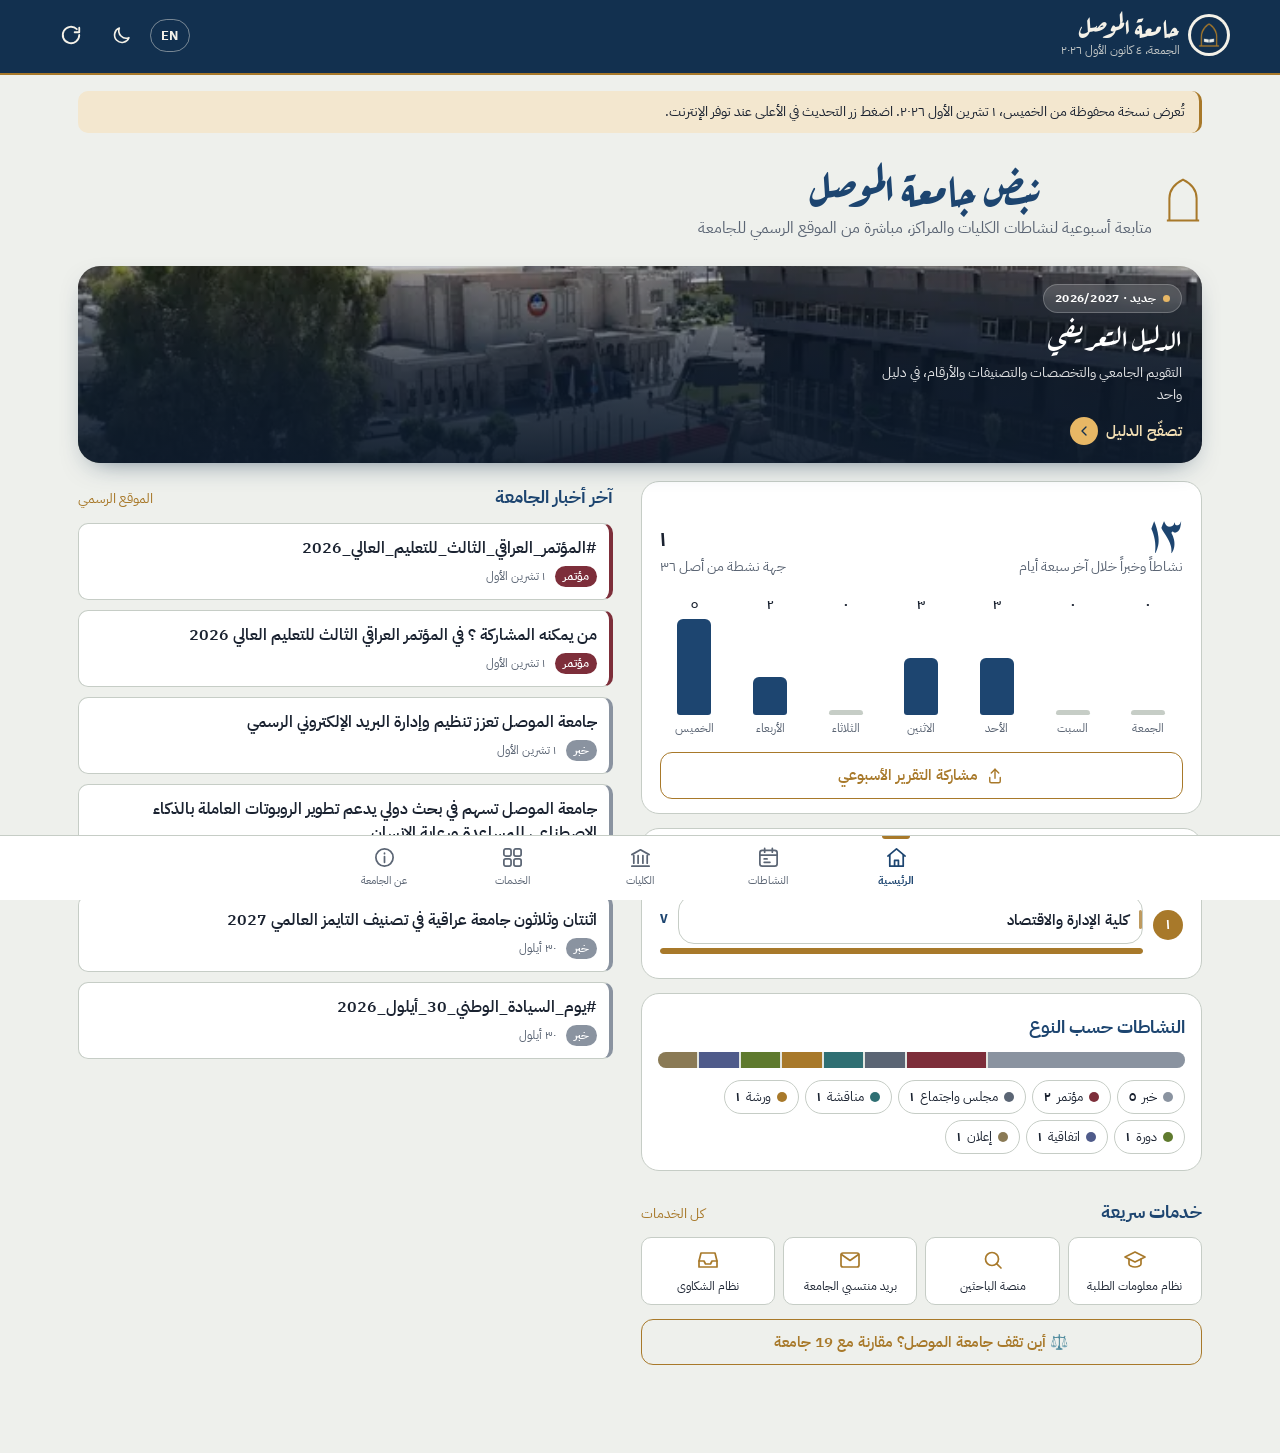
<file: index.html>
<!DOCTYPE html>
<html lang="ar" dir="rtl">
<head>
  <meta charset="utf-8">
  <meta name="viewport" content="width=device-width, initial-scale=1, viewport-fit=cover">
  <title>جامعة الموصل</title>
  <meta name="description" content="نبض جامعة الموصل: متابعة أسبوعية لأخبار ونشاطات كليات ومراكز الجامعة">
  <meta name="theme-color" content="#12304f">
  <link rel="manifest" href="manifest.webmanifest">
  <link rel="icon" href="icons/icon-192.png">
  <meta name="apple-mobile-web-app-capable" content="yes">
  <meta name="mobile-web-app-capable" content="yes">
  <meta name="apple-mobile-web-app-status-bar-style" content="black-translucent">
  <meta name="apple-mobile-web-app-title" content="جامعة الموصل">
  <link rel="apple-touch-icon" href="icons/apple-touch-icon.png">
  <link rel="preconnect" href="https://fonts.googleapis.com">
  <link rel="preconnect" href="https://fonts.gstatic.com" crossorigin>
  <link href="https://fonts.googleapis.com/css2?family=Aref+Ruqaa:wght@700&family=IBM+Plex+Sans+Arabic:wght@400;600;700&family=Cormorant+Garamond:wght@700&display=swap" rel="stylesheet">
  <link rel="stylesheet" href="styles.css">
  <link rel="stylesheet" href="guide.css">
</head>
<body>
  <header class="top">
    <div class="top-row">
      <img class="seal" src="https://uomosul.edu.iq/wp-content/uploads/2023/03/UOM-logo.png" alt=""
           onerror="this.onerror=null;this.src='icons/icon-192.png'">
      <div class="titles">
        <h1 data-i18n="appName">جامعة الموصل</h1>
        <div class="sub" id="today"></div>
      </div>
      <button class="lang-btn" id="lang" aria-label="English">EN</button>
      <button class="icon-btn" id="theme" aria-label="الوضع الداكن">
        <svg class="i-moon" viewBox="0 0 24 24" fill="none" stroke="currentColor" stroke-width="1.9" stroke-linecap="round" stroke-linejoin="round"><path d="M20.5 14.5A8.5 8.5 0 0 1 9.5 3.5a8.5 8.5 0 1 0 11 11z"/></svg>
        <svg class="i-sun" viewBox="0 0 24 24" fill="none" stroke="currentColor" stroke-width="1.9" stroke-linecap="round"><circle cx="12" cy="12" r="4.2"/><path d="M12 2.5v2.2M12 19.3v2.2M2.5 12h2.2M19.3 12h2.2M5.3 5.3l1.6 1.6M17.1 17.1l1.6 1.6M5.3 18.7l1.6-1.6M17.1 6.9l1.6-1.6"/></svg>
      </button>
      <button class="icon-btn" id="refresh" data-i18n-aria="refresh" aria-label="تحديث البيانات">
        <svg viewBox="0 0 24 24" fill="none" stroke="currentColor" stroke-width="2" stroke-linecap="round" stroke-linejoin="round"><path d="M21 12a9 9 0 1 1-2.64-6.36"/><path d="M21 4v5h-5"/></svg>
      </button>
    </div>
  </header>

  <main>
    <div class="banner" id="banner" hidden></div>

    <!-- الرئيسية -->
    <section class="view on" id="v-home">
      <div class="hero">
        <svg class="hero-arch" viewBox="0 0 40 52" aria-hidden="true"><path d="M4 50V24 Q4 10 20 2 Q36 10 36 24V50" fill="none" stroke="currentColor" stroke-width="2.4"/><path d="M1 50h38" stroke="currentColor" stroke-width="2.4"/></svg>
        <div>
          <h2 class="hero-title" data-i18n="heroTitle">نبض جامعة الموصل</h2>
          <p class="hero-sub" data-i18n="heroSub">متابعة أسبوعية لنشاطات الكليات والمراكز، مباشرة من الموقع الرسمي للجامعة</p>
        </div>
      </div>
      <div id="guide-card-slot"></div>
      <div class="home-grid">
        <div class="col-main">
          <div class="pulse">
            <div class="pulse-head">
              <div>
                <div class="big" id="p-total">—</div>
                <div class="cap" data-i18n="pulseCap">نشاطاً وخبراً خلال آخر سبعة أيام</div>
              </div>
              <div class="side"><b id="p-units">—</b><span id="p-units-cap"></span></div>
            </div>
            <div class="days" id="p-days"></div>
            <div class="progress" id="p-progress"></div>
            <button class="report-btn" id="report">
              <svg viewBox="0 0 24 24" fill="none" stroke="currentColor" stroke-width="1.9" stroke-linecap="round" stroke-linejoin="round"><path d="M12 3v12"/><path d="m7 8 5-5 5 5"/><path d="M5 14v5a2 2 0 0 0 2 2h10a2 2 0 0 0 2-2v-5"/></svg>
              <span data-i18n="shareReport">مشاركة التقرير الأسبوعي</span>
            </button>
          </div>

          <div class="card">
            <div class="section-head"><h2 data-i18n="topTitle">الأكثر نشاطاً هذا الأسبوع</h2><button class="link-btn" data-go="units" data-i18n="allUnits">كل الجهات</button></div>
            <ol class="rank" id="rank"></ol>
          </div>

          <div class="card">
            <h2 data-i18n="typesTitle">النشاطات حسب النوع</h2>
            <div class="stack" id="stack" role="img"></div>
            <div class="legend" id="legend"></div>
          </div>

          <div class="section-head"><h2 data-i18n="quickTitle">خدمات سريعة</h2><button class="link-btn" data-go="services" data-i18n="allServices">كل الخدمات</button></div>
          <div class="quick" id="quick"></div>          <a class="report-btn" href="compare.html" style="text-decoration:none">⚖️ أين تقف جامعة الموصل؟ مقارنة مع 19 جامعة</a>
        </div>

        <div class="col-side">
          <div class="section-head"><h2 data-i18n="newsTitle">آخر أخبار الجامعة</h2><a id="news-link" href="https://uomosul.edu.iq/more-news/" target="_blank" rel="noopener" data-i18n="officialSite">الموقع الرسمي</a></div>
          <div class="list" id="news"></div>
        </div>
      </div>
    </section>

    <!-- الدليل التعريفي -->
    <section class="view" id="v-guide" aria-label="الدليل التعريفي"></section>

    <!-- النشاطات -->
    <section class="view" id="v-activities">
      <div class="toolbar">
        <div class="seg" id="seg-week">
          <button class="on" data-week="0" data-i18n="thisWeek">هذا الأسبوع</button>
          <button data-week="1" data-i18n="lastWeek">الأسبوع الماضي</button>
        </div>
        <div class="seg" id="seg-kind">
          <button class="on" data-kind="all" data-i18n="kindUnits">الكليات والمراكز</button>
          <button data-kind="hq" data-i18n="kindHQ">رئاسة الجامعة</button>
        </div>
        <select class="unit-picker" id="unit-picker"></select>
        <div class="chips" id="type-chips" role="group"></div>
        <input class="search" id="search" type="search" data-i18n-ph="searchActs" placeholder="ابحث في عناوين النشاطات">
        <div class="seg" id="seg-group">
          <button class="on" data-group="day" data-i18n="byDay">حسب اليوم</button>
          <button data-group="unit" data-i18n="byUnit">حسب الجهة</button>
        </div>
      </div>
      <div id="acts"></div>
    </section>

    <!-- الكليات -->
    <section class="view" id="v-units">
      <input class="search" id="unit-search" type="search" data-i18n-ph="searchUnits" placeholder="ابحث عن كلية أو مركز">
      <div id="unit-groups" class="units-wrap"></div>
    </section>

    <!-- الخدمات -->
    <section class="view" id="v-services">
      <h2 style="margin-top:4px" data-i18n="eSystems">الأنظمة الإلكترونية</h2>
      <div class="grid" id="services"></div>
    </section>

    <!-- عن الجامعة -->
    <section class="view" id="v-about"><div id="about"></div></section>
  </main>

  <div class="sheet-bg" id="sheet-bg"></div>
  <div class="sheet" id="sheet" role="dialog" aria-modal="true" aria-labelledby="sheet-title"></div>
  <div class="toast" id="toast" role="status"></div>

  <nav class="tabs">
    <div class="in">
      <button class="on" data-tab="home"><svg viewBox="0 0 24 24" fill="none" stroke="currentColor" stroke-width="1.8" stroke-linecap="round" stroke-linejoin="round"><path d="M3 10.5 12 3l9 7.5"/><path d="M5 9.5V21h14V9.5"/><path d="M10 21v-6h4v6"/></svg><span data-i18n="tabHome">الرئيسية</span></button>
      <button data-tab="activities"><svg viewBox="0 0 24 24" fill="none" stroke="currentColor" stroke-width="1.8" stroke-linecap="round" stroke-linejoin="round"><rect x="3" y="4.5" width="18" height="16.5" rx="2.5"/><path d="M3 9.5h18M8 2.5v4M16 2.5v4"/><path d="M7.5 13.5h3M7.5 17h6"/></svg><span data-i18n="tabActs">النشاطات</span></button>
      <button data-tab="units"><svg viewBox="0 0 24 24" fill="none" stroke="currentColor" stroke-width="1.8" stroke-linecap="round" stroke-linejoin="round"><path d="M3 9 12 4l9 5"/><path d="M5 10v8M9.5 10v8M14.5 10v8M19 10v8"/><path d="M3 21h18"/></svg><span data-i18n="tabUnits">الكليات</span></button>
      <button data-tab="services"><svg viewBox="0 0 24 24" fill="none" stroke="currentColor" stroke-width="1.8" stroke-linecap="round" stroke-linejoin="round"><rect x="3" y="3" width="7.5" height="7.5" rx="2"/><rect x="13.5" y="3" width="7.5" height="7.5" rx="2"/><rect x="3" y="13.5" width="7.5" height="7.5" rx="2"/><rect x="13.5" y="13.5" width="7.5" height="7.5" rx="2"/></svg><span data-i18n="tabServices">الخدمات</span></button>
      <button data-tab="about"><svg viewBox="0 0 24 24" fill="none" stroke="currentColor" stroke-width="1.8" stroke-linecap="round" stroke-linejoin="round"><circle cx="12" cy="12" r="9"/><path d="M12 11v6M12 7.5v.5"/></svg><span data-i18n="tabAbout">عن الجامعة</span></button>
    </div>
  </nav>

  <script src="data.js"></script>
  <script src="guide-data.js"></script>
  <script src="guide.js"></script>
  <script src="app.js"></script>
</body>
</html>
</file>
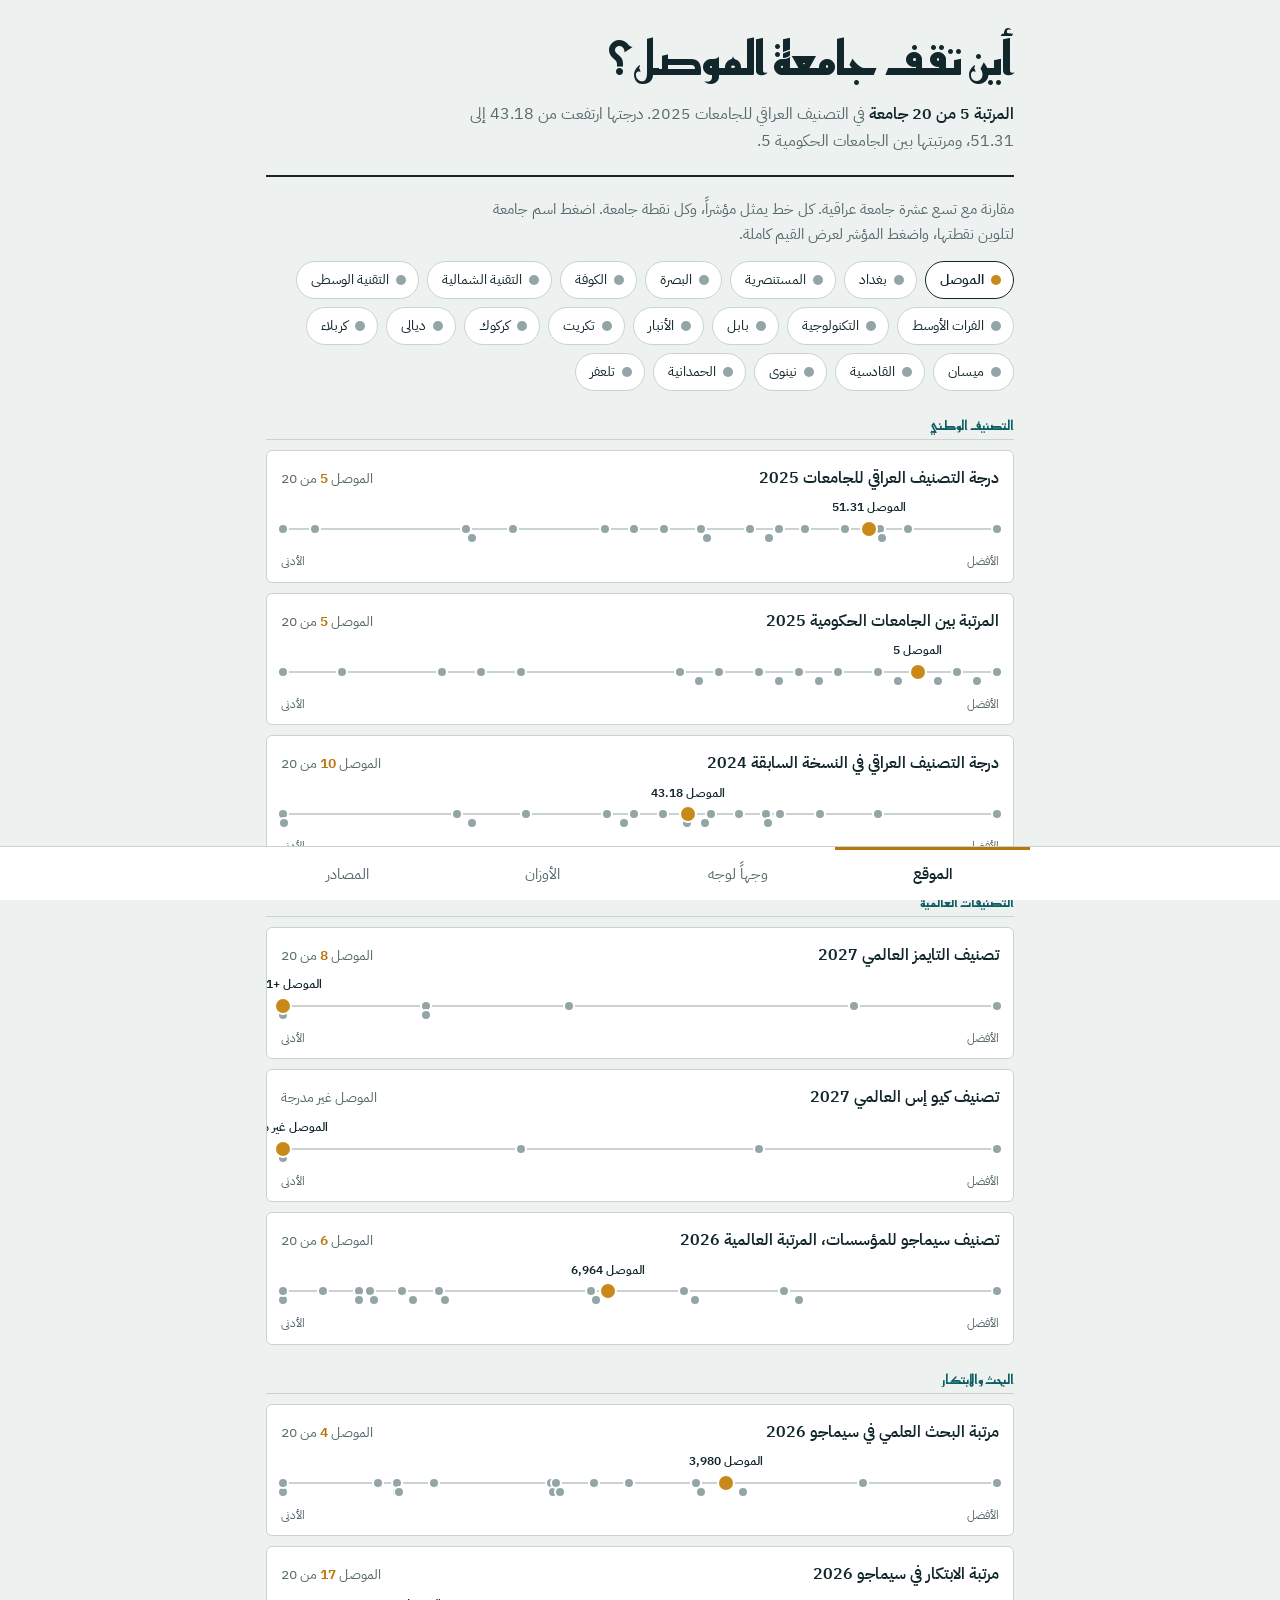
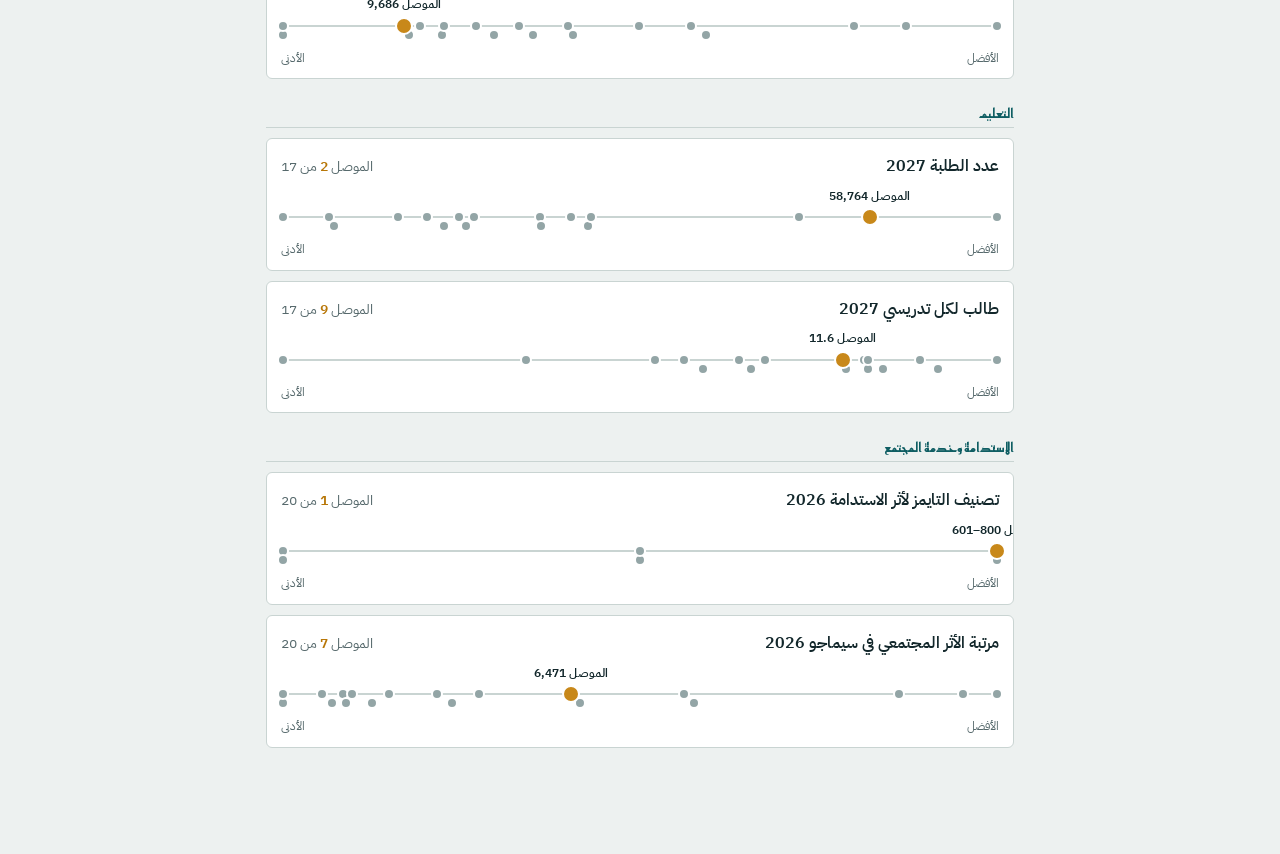
<file: compare.html>
<!DOCTYPE html>
<html lang="ar" dir="rtl">
<head>
<meta charset="utf-8">
<meta name="viewport" content="width=device-width, initial-scale=1, viewport-fit=cover">
<title>ميزان الجامعات — مقارنة جامعة الموصل</title>
<link rel="preconnect" href="https://fonts.googleapis.com">
<link href="https://fonts.googleapis.com/css2?family=IBM+Plex+Sans+Arabic:wght@400;500;600&family=Reem+Kufi:wght@500;700&display=swap" rel="stylesheet">
<style>
:root{
  --bg:#EDF1F0; --surface:#FFFFFF; --sunk:#E2E8E6; --ink:#12272B; --muted:#56696C;
  --line:#C9D4D2; --river:#0F5E63; --river-soft:#D5E8E7; --gold:#B87708; --gold-soft:#F6E7C6;
  --dot:#93A5A6; --warn:#8A4B12;
  box-sizing:border-box;
  padding-top:env(safe-area-inset-top,0px); padding-bottom:env(safe-area-inset-bottom,0px);
}
@media (prefers-color-scheme:dark){
  :root:not([data-theme="light"]){
    --bg:#0D1A1D; --surface:#15272B; --sunk:#0A1416; --ink:#E7EFED; --muted:#9BB0B1;
    --line:#2A4146; --river:#63C7C4; --river-soft:#1C3A3D; --gold:#EDB54F; --gold-soft:#3B2F14;
    --dot:#5F7578; --warn:#F0B67A;
  }
}
:root[data-theme="dark"]{
  --bg:#0D1A1D; --surface:#15272B; --sunk:#0A1416; --ink:#E7EFED; --muted:#9BB0B1;
  --line:#2A4146; --river:#63C7C4; --river-soft:#1C3A3D; --gold:#EDB54F; --gold-soft:#3B2F14;
  --dot:#5F7578; --warn:#F0B67A;
}
*,*::before,*::after{box-sizing:inherit}
html{height:100%;scroll-padding-top:env(safe-area-inset-top,0px)}
body{margin:0;min-height:100%;background:var(--bg);color:var(--ink);
  font-family:"IBM Plex Sans Arabic","Noto Sans Arabic",Tahoma,sans-serif;font-size:16px;line-height:1.7}
h1,h2,h3{font-family:"Reem Kufi","IBM Plex Sans Arabic",Tahoma,sans-serif;line-height:1.35;margin:0}
button,input,select,textarea{font:inherit;color:inherit}
:focus-visible{outline:3px solid var(--gold);outline-offset:2px}
.num{font-variant-numeric:tabular-nums;direction:ltr;unicode-bidi:isolate;display:inline-block}

.app{max-width:780px;margin:0 auto;padding:20px 16px 96px}
.screen{display:none}
.screen.on{display:block}

/* رأس الصفحة */
.mast{padding:8px 0 20px;border-bottom:2px solid var(--ink);margin-bottom:20px}
.mast h1{font-size:clamp(1.9rem,7vw,2.9rem);font-weight:700;letter-spacing:0}
.mast p{margin:10px 0 0;max-width:34em;color:var(--muted)}
.mast p strong{color:var(--ink);font-weight:600}
.sec-title{font-size:1.25rem;font-weight:700;margin:28px 0 6px}
.sec-note{color:var(--muted);font-size:.92rem;margin:0 0 14px;max-width:36em}

/* رقائق الجامعات */
.chips{display:flex;flex-wrap:wrap;gap:8px;margin:0 0 18px}
.chip{border:1px solid var(--line);background:var(--surface);border-radius:999px;padding:6px 12px 6px 14px;
  font-size:.88rem;cursor:pointer;display:inline-flex;align-items:center;gap:7px;min-height:38px}
.chip i{width:10px;height:10px;border-radius:50%;background:var(--dot);flex:none}
.chip[aria-pressed="true"]{border-color:var(--ink);font-weight:600}
.chip[aria-pressed="true"] i{background:var(--c)}
.chip[disabled]{cursor:default;opacity:1}

/* شريط الموقع */
.axis-h{font-size:.82rem;color:var(--river);font-weight:600;margin:26px 0 4px;
  border-bottom:1px solid var(--line);padding-bottom:4px}
.strip{background:var(--surface);border:1px solid var(--line);border-radius:6px;margin:10px 0;overflow:hidden}
.strip-btn{display:block;width:100%;text-align:start;background:none;border:0;padding:14px 14px 10px;cursor:pointer}
.strip-top{display:flex;justify-content:space-between;gap:12px;align-items:baseline}
.strip-name{font-weight:600;font-size:1rem}
.strip-rank{font-size:.85rem;color:var(--muted);white-space:nowrap}
.strip-rank b{color:var(--gold);font-weight:600}
.track-wrap{padding:26px 16px 22px;direction:ltr}
.track{position:relative;height:2px;background:var(--line)}
.dotp{position:absolute;top:50%;width:12px;height:12px;border-radius:50%;background:var(--dot);
  transform:translate(-50%,-50%);border:2px solid var(--surface)}
.dotp.l2{top:calc(50% + 9px)}
.dotp.hl{width:18px;height:18px;background:var(--c);z-index:2}
.dotp .tag{position:absolute;left:50%;transform:translateX(-50%);white-space:nowrap;font-size:.72rem;
  color:var(--ink);font-weight:600;bottom:18px;direction:rtl}
.dotp .tag.dn{bottom:auto;top:18px}
.ends{display:flex;justify-content:space-between;font-size:.72rem;color:var(--muted);padding:0 14px 10px;direction:ltr}
.detail{border-top:1px solid var(--line);padding:12px 14px 14px;background:var(--sunk)}
.rowbar{display:grid;grid-template-columns:7.2em 1fr auto;gap:10px;align-items:center;font-size:.88rem;padding:4px 0}
.rowbar .bar{height:8px;background:var(--line);border-radius:4px;overflow:hidden}
.rowbar .bar span{display:block;height:100%;background:var(--dot);border-radius:4px}
.rowbar.me{font-weight:600}
.rowbar.me .bar span{background:var(--gold)}
.src{font-size:.78rem;color:var(--muted);margin:10px 0 0}
.flag{color:var(--warn)}

.pending{list-style:none;margin:0;padding:0;border-top:1px solid var(--line)}
.pending li{display:flex;justify-content:space-between;align-items:center;gap:10px;
  padding:9px 2px;border-bottom:1px solid var(--line);font-size:.92rem}
.pending small{display:block;color:var(--muted);font-size:.8rem}
.link{background:none;border:0;color:var(--river);font-weight:600;cursor:pointer;padding:6px 4px;white-space:nowrap;
  text-decoration:underline;text-underline-offset:3px}

/* جدول المقارنة */
.scroll{overflow-x:auto;border:1px solid var(--line);border-radius:6px;background:var(--surface)}
table{border-collapse:collapse;width:100%;font-size:.88rem}
th,td{padding:9px 10px;text-align:start;border-bottom:1px solid var(--line);vertical-align:top}
thead th{font-weight:600;border-bottom:2px solid var(--ink);white-space:nowrap}
thead th i{display:inline-block;width:9px;height:9px;border-radius:50%;margin-inline-end:5px;background:var(--c)}
tbody th{font-weight:500;min-width:9.5em}
td.best{font-weight:600;background:var(--river-soft)}
td.na{color:var(--muted)}
tr.ax th{background:var(--sunk);color:var(--river);font-size:.8rem;font-weight:600}
svg text{font-family:"IBM Plex Sans Arabic",Tahoma,sans-serif;fill:var(--ink)}
.slope{background:var(--surface);border:1px solid var(--line);border-radius:6px;padding:10px 6px}

/* الأوزان */
.wrow{display:grid;grid-template-columns:1fr auto;gap:2px 12px;padding:10px 0;border-bottom:1px solid var(--line)}
.wrow label{font-weight:500}
.wrow output{font-variant-numeric:tabular-nums;color:var(--river);font-weight:600}
.wrow input[type=range]{grid-column:1/-1;width:100%;accent-color:var(--river);direction:ltr}
.wrow.empty label,.wrow.empty output{color:var(--muted)}
.wrow small{grid-column:1/-1;color:var(--muted);font-size:.8rem}
.rank{list-style:none;margin:0;padding:0;counter-reset:r}
.rank li{counter-increment:r;display:grid;grid-template-columns:1.6em 1fr auto;gap:4px 10px;align-items:center;
  padding:10px 12px;background:var(--surface);border:1px solid var(--line);border-radius:6px;margin-bottom:6px}
.rank li::before{content:counter(r);font-family:"Reem Kufi",sans-serif;font-weight:700;font-size:1.2rem;color:var(--muted)}
.rank li.me{border-color:var(--gold);background:var(--gold-soft)}
.rank li.me::before{color:var(--gold)}
.rank .bar{grid-column:2/-1;height:6px;background:var(--line);border-radius:3px;overflow:hidden}
.rank .bar span{display:block;height:100%;background:var(--river)}
.rank li.me .bar span{background:var(--gold)}
.rank small{grid-column:2/-1;color:var(--muted);font-size:.78rem}
.notice{border-inline-start:4px solid var(--gold);background:var(--gold-soft);padding:10px 14px;border-radius:0 6px 6px 0;
  font-size:.9rem;margin:0 0 16px}

/* إدخال البيانات */
.field{display:block;margin:0 0 12px}
.field span{display:block;font-size:.85rem;font-weight:500;margin-bottom:4px}
.field input,.field select,textarea{width:100%;padding:10px 12px;border:1px solid var(--line);border-radius:6px;
  background:var(--surface);min-height:44px}
.grid2{display:grid;grid-template-columns:repeat(auto-fit,minmax(200px,1fr));gap:0 14px}
.btns{display:flex;flex-wrap:wrap;gap:10px;margin:6px 0 4px}
.btn{border:1px solid var(--ink);background:var(--ink);color:var(--bg);border-radius:6px;padding:10px 18px;
  font-weight:600;cursor:pointer;min-height:44px}
.btn.ghost{background:none;color:var(--ink)}
textarea{min-height:110px;direction:ltr;font-size:.8rem;font-family:ui-monospace,Consolas,monospace}
.srclist{margin:0;padding:0;list-style:none}
.srclist li{padding:9px 0;border-bottom:1px solid var(--line);font-size:.9rem}
.srclist small{display:block;color:var(--muted)}

/* شريط التنقل */
.tabs{position:fixed;inset-inline:0;bottom:0;z-index:10;background:var(--surface);border-top:1px solid var(--line);
  padding-bottom:env(safe-area-inset-bottom,0px)}
.tabs div{max-width:780px;margin:0 auto;display:grid;grid-template-columns:repeat(4,1fr)}
.tabs button{background:none;border:0;border-top:3px solid transparent;padding:12px 4px 13px;cursor:pointer;
  font-size:.92rem;color:var(--muted);min-height:52px}
.tabs button[aria-selected="true"]{color:var(--ink);font-weight:600;border-top-color:var(--gold)}
.toast{position:fixed;bottom:calc(72px + env(safe-area-inset-bottom,0px));left:50%;transform:translateX(-50%);
  background:var(--ink);color:var(--bg);padding:9px 18px;border-radius:6px;font-size:.9rem;opacity:0;pointer-events:none;
  transition:opacity .2s;z-index:20}
.toast.on{opacity:1}
@media (prefers-reduced-motion:reduce){.toast{transition:none}}
</style>
</head>
<body>
<div class="app">

  <section class="screen on" id="s-pos" role="tabpanel">
    <header class="mast">
      <h1>أين تقف جامعة الموصل؟</h1>
      <p id="lead"></p>
    </header>
    <p class="sec-note">مقارنة مع تسع عشرة جامعة عراقية. كل خط يمثل مؤشراً، وكل نقطة جامعة. اضغط اسم جامعة لتلوين نقطتها، واضغط المؤشر لعرض القيم كاملة.</p>
    <div class="chips" id="hl-chips"></div>
    <div id="strips"></div>
  </section>

  <section class="screen" id="s-cmp" role="tabpanel">
    <header class="mast">
      <h1>وجهاً لوجه</h1>
      <p>اختر من جامعتين إلى أربع. الخانة المظللة هي الأفضل في ذلك المؤشر.</p>
    </header>
    <div class="chips" id="cmp-chips"></div>
    <div class="scroll"><table id="cmp-table"></table></div>
    <h2 class="sec-title">التصنيف العراقي بين 2024 و2025</h2>
    <p class="sec-note">درجة كل جامعة في النسختين. الخطوط الملونة للجامعات المختارة أعلاه.</p>
    <div class="slope" id="slope"></div>
  </section>

  <section class="screen" id="s-w" role="tabpanel">
    <header class="mast">
      <h1>الأوزان والترتيب</h1>
      <p>حرّك وزن كل محور، والترتيب يتغير فوراً. لا يوجد ترتيب واحد صحيح، فالترتيب يتبع ما تعدّه مهماً.</p>
    </header>
    <div class="notice" id="cover-note"></div>
    <ol class="rank" id="rank"></ol>
    <h2 class="sec-title">وزن كل محور</h2>
    <div id="weights"></div>
    <div class="btns"><button class="btn ghost" id="w-reset">إعادة الأوزان الافتراضية</button></div>
  </section>

  <section class="screen" id="s-data" role="tabpanel">
    <header class="mast">
      <h1>المصادر وطريقة الحساب</h1>
      <p>كل مؤشر في هذا التطبيق مأخوذ من مصدره المعلن. جامعات نينوى والحمدانية وتلعفر بلا بيانات تعليم في موقع التايمز.</p>
    </header>
    <ul class="srclist" id="srclist"></ul>
    <h2 class="sec-title">طريقة الحساب</h2>
    <p class="sec-note">كل مؤشر يُحوَّل إلى مقياس من صفر إلى مئة بين الجامعات العشرين: الأفضل مئة والأدنى صفر. درجة المحور هي متوسط مؤشراته، والدرجة النهائية متوسط المحاور بحسب أوزانها. «غير مدرجة» في تصنيف عالمي تُحسب صفراً في ذلك المؤشر. الجامعة التي لا تتوفر لها بيانات محور لا يُحسب لها ذلك المحور، ويظهر ذلك بجانب اسمها. عدد الطلبة وسنة التأسيس للعرض فقط ولا يدخلان في الترتيب.</p>
    <p class="sec-note" id="stamp"></p>
  </section>
</div>

<nav class="tabs" aria-label="شاشات التطبيق"><div role="tablist">
  <button role="tab" data-tab="pos" aria-selected="true">الموقع</button>
  <button role="tab" data-tab="cmp" aria-selected="false">وجهاً لوجه</button>
  <button role="tab" data-tab="w" aria-selected="false">الأوزان</button>
  <button role="tab" data-tab="data" aria-selected="false">المصادر</button>
</div></nav>
<div class="toast" id="toast" role="status" aria-live="polite"></div>

<script>
(function(){
"use strict";
var UNIS=[
 {id:"mosul",n:"جامعة الموصل",s:"الموصل",c:"#C8881A"},
 {id:"baghdad",n:"جامعة بغداد",s:"بغداد",c:"#2E7BC4"},
 {id:"must",n:"الجامعة المستنصرية",s:"المستنصرية",c:"#8A5FC9"},
 {id:"basrah",n:"جامعة البصرة",s:"البصرة",c:"#1F9A77"},
 {id:"kufa",n:"جامعة الكوفة",s:"الكوفة",c:"#C7524A"},
 {id:"ntu",n:"الجامعة التقنية الشمالية",s:"التقنية الشمالية",c:"#D2619F"},
 {id:"mtu",n:"الجامعة التقنية الوسطى",s:"التقنية الوسطى",c:"#3E9FB3"},
 {id:"atu",n:"جامعة الفرات الأوسط التقنية",s:"الفرات الأوسط",c:"#8C9A32"},
 {id:"tech",n:"الجامعة التكنولوجية",s:"التكنولوجية",c:"#E0703A"},
 {id:"babylon",n:"جامعة بابل",s:"بابل",c:"#5A6BD8"},
 {id:"anbar",n:"جامعة الأنبار",s:"الأنبار",c:"#B5942A"},
 {id:"tikrit",n:"جامعة تكريت",s:"تكريت",c:"#2FA36B"},
 {id:"kirkuk",n:"جامعة كركوك",s:"كركوك",c:"#A65FA8"},
 {id:"diyala",n:"جامعة ديالى",s:"ديالى",c:"#D0504F"},
 {id:"kerbala",n:"جامعة كربلاء",s:"كربلاء",c:"#3C8FD0"},
 {id:"misan",n:"جامعة ميسان",s:"ميسان",c:"#6F9A3A"},
 {id:"qadis",n:"جامعة القادسية",s:"القادسية",c:"#C46A8E"},
 {id:"ninevah",n:"جامعة نينوى",s:"نينوى",c:"#4FA89A"},
 {id:"hamdaniya",n:"جامعة الحمدانية",s:"الحمدانية",c:"#B9763F"},
 {id:"telafer",n:"جامعة تلعفر",s:"تلعفر",c:"#7C7FD6"}
];
var AXES=[
 {id:"nat",n:"التصنيف الوطني",w:25},
 {id:"glob",n:"التصنيفات العالمية",w:25},
 {id:"res",n:"البحث والابتكار",w:25},
 {id:"edu",n:"التعليم",w:10},
 {id:"sus",n:"الاستدامة وخدمة المجتمع",w:15}
];
var MOHE="جهاز الإشراف والتقويم العلمي، وزارة التعليم العالي";
var THE="صفحات الجامعات في موقع التايمز للتعليم العالي";
var SIR="موقع سيماجو لتصنيف المؤسسات";
var IND=[
 {id:"iru25",ax:"nat",n:"درجة التصنيف العراقي للجامعات",hi:true,sc:true,src:MOHE,year:"2025",
  v:{mosul:"51.31",baghdad:"60.08",must:"45.10",basrah:"52.17",kufa:"39.75",ntu:"43.14",mtu:"44.40",atu:"35.17",tech:"54.00",anbar:"52.05",diyala:"49.63",babylon:"46.88",kerbala:"40.16",qadis:"37.25",tikrit:"33.17",kirkuk:"26.86",misan:"23.60",ninevah:"24.02",telafer:"13.26",hamdaniya:"11.05"}},
 {id:"iru25r",ax:"nat",n:"المرتبة بين الجامعات الحكومية",hi:false,sc:false,src:MOHE,year:"2025",
  v:{mosul:"5",baghdad:"1",must:"9",basrah:"3",kufa:"13",ntu:"11",mtu:"10",atu:"16",tech:"2",anbar:"4",diyala:"6",babylon:"7",kerbala:"12",qadis:"15",tikrit:"17",kirkuk:"25",misan:"29",ninevah:"27",telafer:"34",hamdaniya:"37"}},
 {id:"iru24",ax:"nat",n:"درجة التصنيف العراقي في النسخة السابقة",hi:true,sc:false,src:MOHE,year:"2024",
  v:{mosul:"43.18",baghdad:"48.65",must:"51.04",basrah:"44.20",kufa:"47.93",ntu:"39.35",mtu:"39.95",atu:"38.35",tech:"61.61",anbar:"54.52",kerbala:"47.79",babylon:"46.23",diyala:"44.53",qadis:"43.11",tikrit:"41.68",kirkuk:"33.49",misan:"29.37",ninevah:"30.29",telafer:"19.07",hamdaniya:"19.00"}},
 {id:"the",ax:"glob",n:"تصنيف التايمز العالمي",hi:false,sc:true,src:THE,year:"2027",
  v:{mosul:"2001+",baghdad:"1601–1800",must:"1801–2000",basrah:"2001+",kufa:"1801–2000",ntu:"2001+",mtu:"2001+",atu:"2001+",tech:"1001–1200",anbar:"1201–1400",babylon:"1801–2000",qadis:"1801–2000",tikrit:"2001+",kirkuk:"2001+",diyala:"2001+",kerbala:"2001+",misan:"2001+",ninevah:"غير مدرجة",telafer:"غير مدرجة",hamdaniya:"غير مدرجة"}},
 {id:"qs",ax:"glob",n:"تصنيف كيو إس العالمي",hi:false,sc:true,src:"صفحات الجامعات في موقع كيو إس",year:"2027",
  note:"الموصل والبصرة وبابل ظهرت في نسخة 2026 بنطاق 1201–1400 ثم غابت عن نسخة 2027.",
  v:{mosul:"غير مدرجة",baghdad:"801–850",must:"1001–1200",basrah:"غير مدرجة",kufa:"1401+",ntu:"غير مدرجة",mtu:"غير مدرجة",atu:"غير مدرجة",anbar:"1201–1400",kerbala:"1401+",babylon:"غير مدرجة",tech:"غير مدرجة",tikrit:"غير مدرجة",kirkuk:"غير مدرجة",diyala:"غير مدرجة",misan:"غير مدرجة",qadis:"غير مدرجة",ninevah:"غير مدرجة",telafer:"غير مدرجة",hamdaniya:"غير مدرجة"}},
 {id:"sir",ax:"glob",n:"تصنيف سيماجو للمؤسسات، المرتبة العالمية",hi:false,sc:true,src:SIR,year:"2026",
  v:{baghdad:"3279",must:"5298",mosul:"6964",basrah:"7077",kufa:"8508",atu:"9174",ntu:"9319",mtu:"9663",tech:"5151",babylon:"6143",diyala:"6242",anbar:"7125",qadis:"8559",tikrit:"8811",misan:"8920",kerbala:"9216",kirkuk:"10042",ninevah:"9319",telafer:"غير مدرجة",hamdaniya:"غير مدرجة"}},
 {id:"sirr",ax:"res",n:"مرتبة البحث العلمي في سيماجو",hi:false,sc:true,src:SIR,year:"2026",
  v:{baghdad:"1367",mosul:"3980",must:"4227",basrah:"5589",atu:"5657",kufa:"5673",mtu:"6813",ntu:"7144",tech:"2656",anbar:"3822",babylon:"4269",diyala:"4929",qadis:"5267",tikrit:"5635",kerbala:"7168",misan:"7172",kirkuk:"7347",ninevah:"8268",telafer:"غير مدرجة",hamdaniya:"غير مدرجة"}},
 {id:"siri",ax:"res",n:"مرتبة الابتكار في سيماجو",hi:false,sc:true,src:SIR,year:"2026",
  v:{ntu:"8283",mtu:"8593",baghdad:"8903",basrah:"8925",must:"9152",kufa:"9355",atu:"9498",mosul:"9686",misan:"7354",tech:"7596",babylon:"8357",qadis:"9090",anbar:"9266",tikrit:"9514",kerbala:"9613",diyala:"9665",kirkuk:"10249",ninevah:"6933",telafer:"غير مدرجة",hamdaniya:"غير مدرجة"}},
 {id:"stud",ax:"edu",n:"عدد الطلبة",hi:true,sc:false,src:THE,year:"2027",
  v:{baghdad:"68301",mosul:"58764",basrah:"53414",mtu:"37763",must:"34033",kufa:"33945",atu:"26757",ntu:"18476",diyala:"37534",tikrit:"36261",babylon:"28982",qadis:"28370",anbar:"27823",kerbala:"25431",kirkuk:"23267",misan:"18094",tech:"14634"}},
 {id:"sps",ax:"edu",n:"طالب لكل تدريسي",hi:false,sc:true,src:THE,year:"2027",
  v:{must:"9",baghdad:"9.5",kufa:"10.5",mosul:"11.6",ntu:"14.1",basrah:"15.9",mtu:"20.2",atu:"26.8",tech:"7.4",babylon:"10.9",kerbala:"10.9",anbar:"11",tikrit:"11.5",kirkuk:"13.7",qadis:"14.4",misan:"15.4",diyala:"16.7"}},
 {id:"founded",ax:"edu",n:"سنة التأسيس",hi:false,sc:false,src:"مواقع الجامعات والمصادر العامة",year:"—",plain:true,
  v:{mosul:"1967",baghdad:"1957",must:"1963",basrah:"1964",kufa:"1987",ntu:"2014",mtu:"2014",atu:"2014",tech:"1975",anbar:"1987",tikrit:"1987",qadis:"1987",babylon:"1991",diyala:"1999",kerbala:"2002",kirkuk:"2003",misan:"2007",ninevah:"2014",telafer:"2014",hamdaniya:"2014"}},
 {id:"impact",ax:"sus",n:"تصنيف التايمز لأثر الاستدامة",hi:false,sc:true,src:THE,year:"2026",
  note:"البصرة والتقنية الشمالية ظهرتا في نسخة 2025 فقط: البصرة 601–800، والتقنية الشمالية 1001–1500.",
  v:{mosul:"601–800",must:"601–800",kufa:"801–1000",atu:"801–1000",mtu:"1001–1500",baghdad:"غير مدرجة",basrah:"غير مدرجة",ntu:"غير مدرجة",anbar:"601–800",qadis:"801–1000",tech:"1001–1500",tikrit:"1001–1500",kirkuk:"1001–1500",kerbala:"1001–1500",babylon:"غير مدرجة",diyala:"غير مدرجة",misan:"غير مدرجة",ninevah:"غير مدرجة",telafer:"غير مدرجة",hamdaniya:"غير مدرجة"}},
 {id:"sirs",ax:"sus",n:"مرتبة الأثر المجتمعي في سيماجو",hi:false,sc:true,src:SIR,year:"2026",
  v:{baghdad:"2403",must:"2721",basrah:"5297",mosul:"6471",kufa:"7766",ntu:"8659",atu:"8765",mtu:"9231",diyala:"3339",babylon:"5401",tech:"6390",anbar:"7356",kerbala:"7610",tikrit:"8217",qadis:"8380",misan:"8574",kirkuk:"8865",ninevah:"8627",telafer:"غير مدرجة",hamdaniya:"غير مدرجة"}}
];
var IX={};IND.forEach(function(i){IX[i.id]=i;});
var UX={};UNIS.forEach(function(u){UX[u.id]=u;});
var KEY="unicompare.v5";
var S={ov:{},w:{},hl:["mosul"],cmp:["mosul","baghdad","basrah"],open:null,edit:"the"};
try{var raw=localStorage.getItem(KEY);if(raw){var p=JSON.parse(raw);if(p&&typeof p==="object"){
  if(p.w)S.w=p.w;if(Array.isArray(p.hl))S.hl=p.hl;if(Array.isArray(p.cmp))S.cmp=p.cmp;}}}catch(e){}
function save(){try{localStorage.setItem(KEY,JSON.stringify({ov:S.ov,w:S.w,hl:S.hl,cmp:S.cmp}));}catch(e){}}
function $(id){return document.getElementById(id);}
function esc(s){return String(s).replace(/[&<>"']/g,function(c){return{"&":"&amp;","<":"&lt;",">":"&gt;",'"':"&quot;","'":"&#39;"}[c];});}
function fmt(v,dec){return Number(v).toLocaleString("en-US",{maximumFractionDigits:dec==null?2:dec});}
function weight(a){return S.w[a.id]!=null?S.w[a.id]:a.w;}
function meta(ind){var o=S.ov[ind.id];return{src:o?o.src:ind.src,year:o?o.year:ind.year,note:o?null:ind.note};}
function rawText(ind,u){var o=S.ov[ind.id];var t=o?o.vals[u]:(ind.v||{})[u];return t==null?"":String(t).trim();}
function parse(t,ind){
  if(!t)return null;
  if(/غير\s*مدرج/.test(t))return{t:"غير مدرجة",un:true};
  var m=t.replace(/[,،]/g,"").match(/\d+(\.\d+)?/);if(!m)return null;
  var v=parseFloat(m[0]);var simple=/^\d+(\.\d+)?$/.test(t.replace(/[,،]/g,""));
  return{t:simple&&!ind.plain?fmt(v):t,v:v};
}
function val(ind,u){
  if(ind.der){var a=val(IX[ind.der[0]],u),b=val(IX[ind.der[1]],u);
    if(!a||!b||a.un||b.un||!b.v)return null;var q=a.v/b.v;return{t:fmt(q,ind.dec),v:q};}
  return parse(rawText(ind,u),ind);
}
function count(ind){return UNIS.filter(function(u){return val(ind,u.id);}).length;}
function norms(ind){
  var out={},nums=[];
  UNIS.forEach(function(u){var r=val(ind,u.id);if(r){out[u.id]=r;if(!r.un)nums.push(r.v);}});
  if(!nums.length)return{};
  var mn=Math.min.apply(null,nums),mx=Math.max.apply(null,nums),res={};
  Object.keys(out).forEach(function(k){var r=out[k];
    res[k]=r.un?0:(mx===mn?1:(ind.hi?(r.v-mn)/(mx-mn):(mx-r.v)/(mx-mn)));});
  return res;
}
function scored(ind){return ind.sc&&count(ind)>=4;}
function axisScores(ax){
  var acc={};
  IND.filter(function(i){return i.ax===ax.id&&scored(i);}).forEach(function(i){
    var n=norms(i);Object.keys(n).forEach(function(k){(acc[k]=acc[k]||[]).push(n[k]);});});
  var out={};Object.keys(acc).forEach(function(k){out[k]=acc[k].reduce(function(a,b){return a+b;},0)/acc[k].length;});
  return out;
}
function rankIn(ind,uid){
  var n=norms(ind);if(n[uid]==null)return null;
  var better=Object.keys(n).filter(function(k){return n[k]>n[uid]+1e-9;}).length;
  return{pos:better+1,of:Object.keys(n).length};
}
var ORD=["","الأولى","الثانية","الثالثة","الرابعة","الخامسة","السادسة","السابعة","الثامنة"];

/* ---------- شاشة الموقع ---------- */
function chipsHTML(sel,lockMosul){
  return UNIS.map(function(u){var on=sel.indexOf(u.id)>=0;
    return '<button class="chip" data-u="'+u.id+'" aria-pressed="'+on+'" style="--c:'+u.c+'"'+
      (lockMosul&&u.id==="mosul"?" disabled":"")+'><i></i>'+esc(u.s)+'</button>';}).join("");
}
function renderLead(){
  var i25=IX.iru25,r=rankIn(i25,"mosul"),a=val(IX.iru25r,"mosul"),b=val(IX.iru24,"mosul"),c=val(i25,"mosul");
  var h="";
  if(r)h+="<strong>"+"المرتبة "+r.pos+" من "+r.of+" جامعة</strong> في التصنيف العراقي للجامعات "+esc(meta(i25).year)+". ";
  if(a&&b&&c)h+="درجتها ارتفعت من <span class='num'>"+b.t+"</span> إلى <span class='num'>"+c.t+"</span>، ومرتبتها بين الجامعات الحكومية <span class='num'>"+a.t+"</span>.";
  $("lead").innerHTML=h||"أدخل البيانات لتظهر خلاصة الموقع هنا.";
}
function stripHTML(ind){
  var n=norms(ind),m=meta(ind),rk=rankIn(ind,"mosul");
  var pts=UNIS.filter(function(u){return n[u.id]!=null;}).map(function(u){return{u:u,p:n[u.id],r:val(ind,u.id)};})
    .sort(function(a,b){return a.p-b.p;});
  var last=-9,lane=0,k=0;
  var dots=pts.map(function(d){
    var hl=S.hl.indexOf(d.u.id)>=0;
    if(d.p-last<0.035){lane=lane?0:1;}else{lane=0;}last=d.p;
    var tag=hl?'<span class="tag'+((k++)%2?" dn":"")+'">'+esc(d.u.s)+" "+'<span class="num">'+esc(d.r.t)+"</span></span>":"";
    return '<span class="dotp'+(hl?" hl":"")+(lane&&!hl?" l2":"")+'" style="left:'+(d.p*100).toFixed(1)+"%;--c:"+d.u.c+'" title="'+esc(d.u.n)+": "+esc(d.r.t)+'">'+tag+"</span>";
  }).join("");
  var open=S.open===ind.id,det="";
  if(open){
    det='<div class="detail">'+pts.slice().reverse().map(function(d){
      return '<div class="rowbar'+(d.u.id==="mosul"?" me":"")+'"><span>'+esc(d.u.s)+'</span><span class="bar"><span style="width:'+Math.max(3,d.p*100).toFixed(0)+'%"></span></span><span class="num">'+esc(d.r.t)+"</span></div>";
    }).join("")+
    '<p class="src">المصدر: '+esc(m.src||"غير محدد")+"، "+esc(m.year||"")+"."+(m.note?' <span class="flag">'+esc(m.note)+"</span>":"")+"</p></div>";
  }
  return '<article class="strip"><button class="strip-btn" data-ind="'+ind.id+'" aria-expanded="'+open+'">'+
    '<span class="strip-top"><span class="strip-name">'+esc(ind.n)+(m.year&&m.year!=="—"?' <span class="num">'+esc(m.year)+"</span>":"")+"</span>"+
    '<span class="strip-rank">'+((val(ind,"mosul")||{}).un?"الموصل غير مدرجة":(rk?"الموصل <b>"+rk.pos+"</b> من "+rk.of:"الموصل بلا قيمة"))+"</span></span></button>"+
    '<div class="track-wrap"><div class="track">'+dots+"</div></div>"+
    '<div class="ends"><span>الأدنى</span><span>الأفضل</span></div>'+det+"</article>";
}
function renderPos(){
  renderLead();
  $("hl-chips").innerHTML=chipsHTML(S.hl,true);
  var h="";
  AXES.forEach(function(ax){
    var list=IND.filter(function(i){return i.ax===ax.id&&!i.plain&&count(i)>=2;});
    if(list.length)h+='<h2 class="axis-h">'+esc(ax.n)+"</h2>"+list.map(stripHTML).join("");
  });
  $("strips").innerHTML=h;
}

/* ---------- وجهاً لوجه ---------- */
function renderCmp(){
  $("cmp-chips").innerHTML=chipsHTML(S.cmp,false);
  var sel=S.cmp.map(function(id){return UX[id];});
  var h="<thead><tr><th>المؤشر</th>"+sel.map(function(u){return '<th style="--c:'+u.c+'"><i></i>'+esc(u.s)+"</th>";}).join("")+"</tr></thead><tbody>";
  AXES.forEach(function(ax){
    var list=IND.filter(function(i){return i.ax===ax.id&&count(i)>=1;});
    if(!list.length)return;
    h+='<tr class="ax"><th colspan="'+(sel.length+1)+'">'+esc(ax.n)+"</th></tr>";
    list.forEach(function(i){
      var n=norms(i),best=-1;
      if(!i.plain)sel.forEach(function(u){if(n[u.id]!=null&&n[u.id]>best)best=n[u.id];});
      var have=sel.filter(function(u){return n[u.id]!=null;}).length;
      var y=meta(i).year;
      h+="<tr><th>"+esc(i.n)+(y&&y!=="—"?' <span class="num">'+esc(y)+"</span>":"")+"</th>"+sel.map(function(u){
        var r=val(i,u.id);if(!r)return '<td class="na">غير متوفر</td>';
        var b=!i.plain&&have>1&&Math.abs(n[u.id]-best)<1e-9;
        return "<td"+(b?' class="best"':"")+'><span class="num">'+esc(r.t)+"</span></td>";}).join("")+"</tr>";
    });
  });
  $("cmp-table").innerHTML=h+"</tbody>";
  renderSlope();
}
function renderSlope(){
  var a=IX.iru24,b=IX.iru25,rows=[];
  UNIS.forEach(function(u){var x=val(a,u.id),y=val(b,u.id);if(x&&y&&!x.un&&!y.un)rows.push({u:u,a:x.v,b:y.v});});
  if(rows.length<2){$("slope").innerHTML='<p class="sec-note">أدخل درجات النسختين ليظهر الرسم.</p>';return;}
  var all=[];rows.forEach(function(r){all.push(r.a,r.b);});
  var mn=Math.min.apply(null,all)-1,mx=Math.max.apply(null,all)+1,W=360,H=330,T=36,B=18,xa=318,xb=176;
  function y(v){return T+(mx-v)/(mx-mn)*(H-T-B);}
  rows.sort(function(p,q){return q.b-p.b;});
  var prev=-99;rows.forEach(function(r){var ly=y(r.b);if(ly-prev<17)ly=prev+17;r.ly=ly;prev=ly;});
  var s='<svg viewBox="0 0 '+W+" "+(Math.max(H,prev+14))+'" role="img" aria-label="تغير درجة التصنيف العراقي بين النسختين" style="width:100%;height:auto;display:block">';
  s+='<text x="'+xa+'" y="18" text-anchor="middle" font-size="12" font-weight="600">'+esc(meta(a).year)+"</text>";
  s+='<text x="'+xb+'" y="18" text-anchor="middle" font-size="12" font-weight="600">'+esc(meta(b).year)+"</text>";
  s+='<line x1="'+xa+'" x2="'+xa+'" y1="'+T+'" y2="'+(H-B)+'" stroke="var(--line)"/><line x1="'+xb+'" x2="'+xb+'" y1="'+T+'" y2="'+(H-B)+'" stroke="var(--line)"/>';
  rows.slice().sort(function(p,q){return (S.cmp.indexOf(p.u.id)>=0)-(S.cmp.indexOf(q.u.id)>=0);}).forEach(function(r){
    var on=S.cmp.indexOf(r.u.id)>=0,col=on?r.u.c:"var(--dot)";
    s+='<line x1="'+xa+'" y1="'+y(r.a).toFixed(1)+'" x2="'+xb+'" y2="'+y(r.b).toFixed(1)+'" stroke="'+col+'" stroke-width="'+(on?3:1.2)+'" stroke-linecap="round"/>';
    s+='<circle cx="'+xa+'" cy="'+y(r.a).toFixed(1)+'" r="'+(on?4.5:3)+'" fill="'+col+'"/><circle cx="'+xb+'" cy="'+y(r.b).toFixed(1)+'" r="'+(on?4.5:3)+'" fill="'+col+'"/>';
    if(on)s+='<text x="'+(xa+9)+'" y="'+(y(r.a)+4).toFixed(1)+'" font-size="11" text-anchor="start">'+fmt(r.a,1)+"</text>";
    s+='<line x1="'+(xb-5)+'" y1="'+y(r.b).toFixed(1)+'" x2="'+(xb-10)+'" y2="'+r.ly.toFixed(1)+'" stroke="var(--line)"/>';
    s+='<text x="'+(xb-13)+'" y="'+(r.ly+4).toFixed(1)+'" font-size="12" direction="rtl" text-anchor="start" font-weight="'+(on?600:400)+'"'+(on?"":' style="fill:var(--muted)"')+">"+esc(r.u.s)+" "+fmt(r.b,1)+"</text>";
  });
  $("slope").innerHTML=s+"</svg>";
}

/* ---------- الأوزان ---------- */
function renderW(){
  var sc={},live=[];
  AXES.forEach(function(ax){sc[ax.id]=axisScores(ax);if(Object.keys(sc[ax.id]).length)live.push(ax);});
  var res=UNIS.map(function(u){var sw=0,s=0,n=0;
    live.forEach(function(ax){var v=sc[ax.id][u.id];if(v!=null){var w=weight(ax);s+=w*v;sw+=w;n++;}});
    return{u:u,score:sw?s/sw*100:null,n:n};}).filter(function(r){return r.score!=null;})
    .sort(function(p,q){return q.score-p.score;});
  $("cover-note").innerHTML="الترتيب محسوب من "+live.length+" محاور: «"+live.map(function(a){return esc(a.n);}).join("»، «")+"».";
  $("rank").innerHTML=res.map(function(r){
    return '<li class="'+(r.u.id==="mosul"?"me":"")+'"><span>'+esc(r.u.n)+'</span><span class="num">'+fmt(r.score,1)+
      '</span><span class="bar"><span style="width:'+r.score.toFixed(0)+'%"></span></span>'+(r.n<live.length?'<small>محسوبة من '+r.n+' محاور من '+live.length+'، لغياب بيانات التعليم</small>':'')+'</li>';}).join("");
  var tot=live.reduce(function(a,x){return a+weight(x);},0);
  $("weights").innerHTML=live.map(function(ax){
    var on=live.indexOf(ax)>=0,w=weight(ax),pc=on&&tot?Math.round(w/tot*100):0;
    return '<div class="wrow'+(on?"":" empty")+'"><label for="w-'+ax.id+'">'+esc(ax.n)+'</label><output id="o-'+ax.id+'">'+(on?pc+"٪":"—")+
      '</output><input type="range" id="w-'+ax.id+'" data-ax="'+ax.id+'" min="0" max="40" step="5" value="'+w+'"'+(on?"":" disabled")+">"+
      (on?"":"<small>لا بيانات بعد في هذا المحور، فهو خارج الحساب.</small>")+"</div>";}).join("");
}

/* ---------- البيانات ---------- */
function renderData(){
  $("srclist").innerHTML=IND.map(function(i){var mm=meta(i);
    return "<li>"+esc(i.n)+"<small>"+esc(mm.src||"")+(mm.year&&mm.year!=="—"?"، "+esc(mm.year):"")+"</small>"+(mm.note?"<small>"+esc(mm.note)+"</small>":"")+"</li>";}).join("");
  $("stamp").textContent="آخر تحديث للبيانات: تشرين الأول 2026.";
}
function toast(t){var el=$("toast");el.textContent=t;el.classList.add("on");clearTimeout(toast.t);toast.t=setTimeout(function(){el.classList.remove("on");},2200);}
function renderAll(){renderPos();renderCmp();renderW();renderData();}
function go(tab){
  ["pos","cmp","w","data"].forEach(function(t){$("s-"+t).classList.toggle("on",t===tab);});
  document.querySelectorAll(".tabs button").forEach(function(b){b.setAttribute("aria-selected",b.dataset.tab===tab);});
  window.scrollTo(0,0);
}

/* ---------- الأحداث ---------- */
document.querySelector(".tabs").addEventListener("click",function(e){var b=e.target.closest("button");if(b)go(b.dataset.tab);});
$("hl-chips").addEventListener("click",function(e){var b=e.target.closest(".chip");if(!b||b.disabled)return;
  var i=S.hl.indexOf(b.dataset.u);if(i>=0)S.hl.splice(i,1);else S.hl.push(b.dataset.u);save();renderPos();});
$("strips").addEventListener("click",function(e){var b=e.target.closest(".strip-btn");if(!b)return;
  S.open=S.open===b.dataset.ind?null:b.dataset.ind;renderPos();});
$("cmp-chips").addEventListener("click",function(e){var b=e.target.closest(".chip");if(!b)return;
  var i=S.cmp.indexOf(b.dataset.u);
  if(i>=0){if(S.cmp.length<=2){toast("أبقِ جامعتين على الأقل");return;}S.cmp.splice(i,1);}
  else{if(S.cmp.length>=4){toast("الحد الأقصى أربع جامعات");return;}S.cmp.push(b.dataset.u);}
  save();renderCmp();});
$("weights").addEventListener("input",function(e){var t=e.target;if(!t.dataset.ax)return;
  S.w[t.dataset.ax]=Number(t.value);save();var id=t.id;renderW();var el=$(id);if(el)el.focus();});
$("w-reset").addEventListener("click",function(){S.w={};save();renderW();toast("أُعيدت الأوزان الافتراضية");});

S.hl=S.hl.filter(function(x){return UX[x];});if(S.hl.indexOf("mosul")<0)S.hl.unshift("mosul");
S.cmp=S.cmp.filter(function(x){return UX[x];});if(S.cmp.length<2)S.cmp=["mosul","baghdad"];

renderAll();
})();
</script>
</body>
</html>
</file>
<file: styles.css>
/* جامعة الموصل — نظام الألوان مستوحى من الرخام الموصلي ونحاس الأبواب القديمة */
:root {
  --ink: #12304f;        /* أزرق الحبر — اللون الرسمي */
  --ink-2: #1d4570;
  --marble: #eef0ec;     /* الرخام الموصلي */
  --marble-2: #e2e6e1;
  --vein: #c6cdc6;       /* عروق الرخام */
  --brass: #a8792a;      /* النحاس */
  --brass-soft: #f3e7cf;
  --text: #1a2230;
  --muted: #5b6574;
  --card: #ffffff;
  --danger: #9b2c2c;
  --radius-lg: 18px;
  --radius-sm: 10px;
  --nav-h: 64px;
  --font-body: "IBM Plex Sans Arabic", "Segoe UI", Tahoma, "Geeza Pro", sans-serif;
  --font-display: "Aref Ruqaa", "Amiri", "Traditional Arabic", serif;

  --t-council: #5b6574; --t-defense: #2f6f73; --t-workshop: #a8792a; --t-seminar: #1d4570;
  --t-course: #5f7a2e; --t-conf: #7d2e3a; --t-lecture: #44607e; --t-agreement: #4f5b8a;
  --t-campaign: #2e7a52; --t-event: #9a5b20; --t-notice: #8a7a55; --t-other: #8a93a0;
  --bar: #1d4570;
  color-scheme: light;
}
@media (prefers-color-scheme: dark) {
  :root:not([data-theme="light"]) {
    --ink: #0d1a2b; --ink-2: #16314f; --marble: #121821; --marble-2: #1a222e; --vein: #2a3442;
    --brass: #d3a54f; --brass-soft: #2e2615; --text: #e7ebf0; --muted: #9aa5b4; --card: #18202b;
    --bar: #5b84b3; color-scheme: dark;
  }
}
:root[data-theme="dark"] {
  --ink: #0d1a2b; --ink-2: #16314f; --marble: #121821; --marble-2: #1a222e; --vein: #2a3442;
  --brass: #d3a54f; --brass-soft: #2e2615; --text: #e7ebf0; --muted: #9aa5b4; --card: #18202b;
  --bar: #5b84b3; color-scheme: dark;
}

* { box-sizing: border-box; }
html { height: 100%; -webkit-text-size-adjust: 100%; }
body {
  margin: 0; min-height: 100%;
  background: var(--marble); color: var(--text);
  font-family: var(--font-body); font-size: 16px; line-height: 1.65;
  -webkit-tap-highlight-color: transparent;
}
a { color: inherit; }
button { font: inherit; color: inherit; }
img { max-width: 100%; display: block; }
:focus-visible { outline: 2px solid var(--brass); outline-offset: 2px; border-radius: 6px; }

/* ===== الترويسة ===== */
.top {
  position: sticky; top: 0; z-index: 20;
  background: var(--ink); color: #f4f1e8;
  padding: calc(env(safe-area-inset-top, 0px) + 10px) 18px 12px;
  border-bottom: 2px solid var(--brass);
}
.top-row { display: flex; align-items: center; gap: 12px; max-width: 760px; margin: 0 auto; }
.top .seal { width: 42px; height: 42px; flex: none; border-radius: 50%; background: #f4f1e8; padding: 3px; object-fit: contain; }
.top .titles { flex: 1; min-width: 0; }
.top h1 { margin: 0; font-family: var(--font-display); font-weight: 700; font-size: 1.65rem; line-height: 1.15; }
.top .sub { font-size: .78rem; opacity: .78; }
.icon-btn {
  width: 42px; height: 42px; border: 0; border-radius: 50%; background: transparent; color: inherit;
  display: grid; place-items: center; cursor: pointer;
}
.icon-btn:active { background: rgba(255,255,255,.12); }
.icon-btn svg { width: 22px; height: 22px; }
.spin svg { animation: spin 1s linear infinite; }
@keyframes spin { to { transform: rotate(360deg); } }

/* ===== المحتوى ===== */
main { max-width: 760px; margin: 0 auto; padding: 16px 16px calc(var(--nav-h) + env(safe-area-inset-bottom, 0px) + 24px); }
.view { display: none; }
.view.on { display: block; }
h2 { font-size: 1.15rem; margin: 26px 0 10px; color: var(--ink-2); }
:root[data-theme="dark"] h2 { color: var(--brass); }
@media (prefers-color-scheme: dark) { :root:not([data-theme="light"]) h2 { color: var(--brass); } }
.section-head { display: flex; align-items: baseline; justify-content: space-between; gap: 8px; }
.section-head a, .link-btn { font-size: .88rem; color: var(--brass); background: none; border: 0; cursor: pointer; text-decoration: none; padding: 6px 0; }

.banner {
  font-size: .85rem; padding: 10px 14px; border-radius: var(--radius-sm);
  background: var(--brass-soft); color: var(--text); margin-bottom: 12px; border-inline-start: 3px solid var(--brass);
}
.banner[hidden] { display: none; }

/* ===== نبض الأسبوع — العنصر المميز ===== */
.pulse {
  background: var(--card); border-radius: var(--radius-lg); padding: 18px 18px 14px;
  border: 1px solid var(--vein);
}
.pulse-head { display: flex; align-items: flex-end; justify-content: space-between; gap: 12px; }
.pulse .big { font-family: var(--font-display); font-size: 3.4rem; line-height: 1; color: var(--ink-2); }
:root[data-theme="dark"] .pulse .big { color: var(--brass); }
@media (prefers-color-scheme: dark) { :root:not([data-theme="light"]) .pulse .big { color: var(--brass); } }
.pulse .cap { font-size: .9rem; color: var(--muted); }
.pulse .side { text-align: end; font-size: .85rem; color: var(--muted); }
.pulse .side b { display: block; font-size: 1.3rem; color: var(--text); }

.days { display: grid; grid-template-columns: repeat(7, 1fr); gap: 6px; margin-top: 16px; }
.day {
  border: 0; background: none; padding: 0; cursor: pointer;
  display: flex; flex-direction: column; align-items: center; gap: 4px;
}
.day .bar-wrap { height: 70px; width: 100%; display: flex; align-items: flex-end; justify-content: center; }
.day .bar {
  width: 70%; max-width: 34px; min-height: 4px; border-radius: 6px 6px 3px 3px;
  background: var(--bar);
  transition: height .5s cubic-bezier(.2,.8,.2,1);
}
.day.zero .bar { background: var(--vein); }
.day.sel .bar { background: var(--brass); }
.day .n { font-size: .8rem; font-weight: 600; }
.day .d { font-size: .72rem; color: var(--muted); }
@media (prefers-reduced-motion: reduce) { .day .bar { transition: none; } }

/* ===== قوائم الأخبار والنشاطات ===== */
.list { display: flex; flex-direction: column; gap: 10px; }
.item {
  display: grid; grid-template-columns: 1fr 84px; gap: 12px; align-items: start;
  background: var(--card); border-radius: var(--radius-sm); padding: 12px;
  text-decoration: none; border: 1px solid var(--vein);
  border-inline-start: 4px solid var(--tc, var(--vein));
}
.item.noimg { grid-template-columns: 1fr; }
.item .thumb { width: 84px; height: 84px; border-radius: 8px; object-fit: cover; background: var(--marble-2); }
.item h3 { margin: 0 0 6px; font-size: .97rem; font-weight: 600; line-height: 1.55;
  display: -webkit-box; -webkit-line-clamp: 3; -webkit-box-orient: vertical; overflow: hidden; }
.meta { display: flex; flex-wrap: wrap; gap: 4px 10px; font-size: .78rem; color: var(--muted); align-items: center; }
.tag { font-size: .72rem; font-weight: 600; padding: 1px 8px; border-radius: 999px; color: #fff; background: var(--tc, var(--muted)); }
.empty { text-align: center; padding: 36px 16px; color: var(--muted); background: var(--card); border-radius: var(--radius-lg); border: 1px dashed var(--vein); }
.empty b { display: block; color: var(--text); margin-bottom: 4px; }
.day-label { font-weight: 700; font-size: .9rem; margin: 18px 0 8px; color: var(--muted); }

/* ===== أدوات التصفية ===== */
.toolbar { display: flex; flex-direction: column; gap: 10px; margin-bottom: 8px; }
.seg { display: grid; grid-template-columns: 1fr 1fr; background: var(--marble-2); padding: 4px; border-radius: 12px; }
.seg button { border: 0; background: none; padding: 8px; border-radius: 9px; cursor: pointer; font-size: .9rem; color: var(--muted); }
.seg button.on { background: var(--card); color: var(--text); font-weight: 600; box-shadow: 0 1px 2px rgba(0,0,0,.08); }
.chips { display: flex; gap: 6px; overflow-x: auto; padding-bottom: 4px; scrollbar-width: none; }
.chips::-webkit-scrollbar { display: none; }
.chip {
  flex: none; border: 1px solid var(--vein); background: var(--card); border-radius: 999px;
  padding: 6px 13px; font-size: .84rem; cursor: pointer; white-space: nowrap;
}
.chip.on { background: var(--ink); color: #f4f1e8; border-color: var(--ink); }
.search {
  width: 100%; padding: 11px 14px; border-radius: 12px; border: 1px solid var(--vein);
  background: var(--card); color: var(--text); font: inherit; font-size: .95rem;
}
.unit-picker { width: 100%; padding: 10px 12px; border-radius: 12px; border: 1px solid var(--vein); background: var(--card); color: var(--text); font: inherit; font-size: .92rem; }

/* ===== الكليات والمراكز ===== */
.units { display: flex; flex-direction: column; background: var(--card); border-radius: var(--radius-lg); border: 1px solid var(--vein); overflow: hidden; }
.unit {
  display: flex; align-items: center; gap: 12px; padding: 13px 16px; border: 0; background: none;
  text-align: start; cursor: pointer; border-bottom: 1px solid var(--marble-2); width: 100%;
}
.unit:last-child { border-bottom: 0; }
.unit .nm { flex: 1; font-size: .95rem; }
.unit .ct { font-size: .78rem; color: var(--muted); min-width: 2.2em; text-align: center; }
.unit .ct.has { color: #fff; background: var(--ink-2); border-radius: 999px; padding: 1px 8px; }
.unit .chev { width: 16px; height: 16px; color: var(--muted); }

/* ===== الخدمات ===== */
.grid { display: grid; grid-template-columns: repeat(2, 1fr); gap: 10px; }
@media (min-width: 560px) { .grid { grid-template-columns: repeat(3, 1fr); } }
.svc {
  display: flex; flex-direction: column; gap: 6px; padding: 14px; text-decoration: none;
  background: var(--card); border-radius: var(--radius-sm); border: 1px solid var(--vein); min-height: 112px;
}
.svc svg { width: 26px; height: 26px; color: var(--brass); }
.svc b { font-size: .92rem; line-height: 1.4; }
.svc span { font-size: .76rem; color: var(--muted); }
.quick { display: grid; grid-template-columns: repeat(4, 1fr); gap: 8px; }
.quick a {
  display: flex; flex-direction: column; align-items: center; gap: 6px; text-decoration: none; text-align: center;
  font-size: .74rem; line-height: 1.35; padding: 10px 4px; background: var(--card); border: 1px solid var(--vein); border-radius: var(--radius-sm);
}
.quick svg { width: 24px; height: 24px; color: var(--brass); }

/* ===== عن الجامعة ===== */
.president {
  display: grid; grid-template-columns: 96px 1fr; gap: 16px; align-items: center;
  background: var(--card); border-radius: var(--radius-lg); padding: 16px; border: 1px solid var(--vein);
}
.president img { width: 96px; height: 120px; object-fit: cover; border-radius: 12px; background: var(--marble-2); }
.president h3 { margin: 0; font-size: 1.05rem; }
.president p { margin: 4px 0 8px; color: var(--muted); font-size: .88rem; }
.prose { background: var(--card); border-radius: var(--radius-lg); padding: 16px 18px; border: 1px solid var(--vein); font-size: .95rem; }
.prose p { margin: 0 0 10px; }
.prose p:last-child { margin: 0; }
.rows { background: var(--card); border-radius: var(--radius-lg); border: 1px solid var(--vein); overflow: hidden; }
.rows a, .rows div { display: flex; justify-content: space-between; gap: 12px; padding: 12px 16px; border-bottom: 1px solid var(--marble-2); text-decoration: none; font-size: .92rem; }
.rows > :last-child { border-bottom: 0; }
.rows span:last-child { color: var(--muted); }

.dedication {
  margin-top: 26px; text-align: center; padding: 26px 20px; border-radius: var(--radius-lg);
  background: var(--ink); color: #f4f1e8; border: 1px solid var(--brass);
}
.dedication .h { font-family: var(--font-display); font-size: 1.6rem; color: var(--brass); margin-bottom: 6px; }
.dedication p { margin: 6px 0; font-size: .95rem; opacity: .92; }
.dedication .by { margin-top: 16px; font-size: .82rem; opacity: .75; }

/* ===== النافذة السفلية للجهة ===== */
.sheet-bg { position: fixed; inset: 0; background: rgba(8,16,28,.45); z-index: 40; opacity: 0; pointer-events: none; transition: opacity .2s; }
.sheet-bg.on { opacity: 1; pointer-events: auto; }
.sheet {
  position: fixed; inset-inline: 0; bottom: 0; z-index: 41; max-height: 86vh; overflow-y: auto;
  background: var(--marble); border-radius: 20px 20px 0 0; padding: 10px 16px calc(env(safe-area-inset-bottom, 0px) + 20px);
  transform: translateY(102%); transition: transform .28s cubic-bezier(.2,.8,.2,1); max-width: 760px; margin: 0 auto;
}
.sheet.on { transform: none; visibility: visible; transition: transform .28s cubic-bezier(.2,.8,.2,1); }
.sheet:not(.on) { visibility: hidden; transition: transform .28s cubic-bezier(.2,.8,.2,1), visibility 0s .28s; }
.sheet .grip { width: 44px; height: 5px; border-radius: 3px; background: var(--vein); margin: 4px auto 12px; }
.sheet h3 { margin: 0 0 4px; font-size: 1.15rem; }
.sheet .grp { color: var(--muted); font-size: .85rem; margin-bottom: 12px; }
.sheet .actions { display: flex; gap: 8px; margin-bottom: 14px; flex-wrap: wrap; }
.btn { border: 1px solid var(--ink-2); background: var(--ink-2); color: #fff; padding: 9px 16px; border-radius: 999px; text-decoration: none; font-size: .88rem; cursor: pointer; }
.btn.ghost { background: transparent; color: var(--text); border-color: var(--vein); }
@media (prefers-reduced-motion: reduce) { .sheet, .sheet-bg { transition: none; } }

/* ===== شريط التنقل السفلي ===== */
nav.tabs {
  position: fixed; bottom: 0; inset-inline: 0; z-index: 30;
  background: var(--card); border-top: 1px solid var(--vein);
  padding-bottom: env(safe-area-inset-bottom, 0px);
}
nav.tabs .in { display: grid; grid-template-columns: repeat(5, 1fr); max-width: 760px; margin: 0 auto; height: var(--nav-h); }
nav.tabs button {
  border: 0; background: none; cursor: pointer; display: flex; flex-direction: column; align-items: center; justify-content: center;
  gap: 3px; font-size: .7rem; color: var(--muted); position: relative;
}
nav.tabs svg { width: 23px; height: 23px; }
nav.tabs button.on { color: var(--ink-2); font-weight: 700; }
:root[data-theme="dark"] nav.tabs button.on { color: var(--brass); }
@media (prefers-color-scheme: dark) { :root:not([data-theme="light"]) nav.tabs button.on { color: var(--brass); } }
nav.tabs button.on::before { content: ""; position: absolute; top: 0; width: 28px; height: 3px; border-radius: 0 0 3px 3px; background: var(--brass); }

.toast {
  position: fixed; bottom: calc(var(--nav-h) + env(safe-area-inset-bottom, 0px) + 14px); inset-inline: 16px; margin: 0 auto; max-width: 420px;
  background: var(--ink); color: #f4f1e8; padding: 11px 16px; border-radius: 12px; font-size: .88rem; text-align: center;
  z-index: 50; opacity: 0; transform: translateY(8px); transition: .2s; pointer-events: none;
}
.toast.on { opacity: 1; transform: none; }
.skeleton { height: 96px; border-radius: var(--radius-sm); background: linear-gradient(90deg, var(--marble-2), var(--card), var(--marble-2)); background-size: 200% 100%; animation: sh 1.2s infinite; }
@keyframes sh { to { background-position: -200% 0; } }
.progress { font-size: .8rem; color: var(--muted); margin: 8px 0 0; }
footer.credit { text-align: center; font-size: .75rem; color: var(--muted); margin-top: 28px; }

/* ===== العنوان الترحيبي ===== */
.hero { text-align: center; padding: 10px 8px 20px; }
.hero .hero-t {
  margin: 0; font-family: var(--font-display); font-weight: 700; font-size: 2.4rem; line-height: 1.3;
  color: var(--ink-2);
}
:root[data-theme="dark"] .hero .hero-t { color: var(--brass); }
.hero .hero-t::after {
  content: ""; display: block; width: 72px; height: 2px; margin: 8px auto 0;
  background: linear-gradient(90deg, transparent, var(--brass), transparent);
}
.hero .hero-s { margin: 8px auto 0; max-width: 34ch; color: var(--muted); font-size: .95rem; }
.dedication .to { font-family: var(--font-display); font-size: 1.35rem; color: #f4f1e8; opacity: 1; }
#theme svg { width: 21px; height: 21px; }

/* ===== الإضافات: اللغة، الترتيب، التوزيع، التقرير، الحاسوب ===== */
.lang-btn {
  border: 1px solid rgba(244,241,232,.45); background: transparent; color: inherit; cursor: pointer;
  font-size: .8rem; font-weight: 700; padding: 5px 10px; border-radius: 999px; letter-spacing: .02em;
}
.lang-btn:active { background: rgba(255,255,255,.12); }
html[lang="en"] { --font-display: "Cormorant Garamond", Georgia, serif; }
html[lang="en"] .top h1 { font-size: 1.55rem; }
html[lang="en"] .pulse .big { font-size: 3.6rem; }
.item h3 { unicode-bidi: plaintext; }

.card { background: var(--card); border: 1px solid var(--vein); border-radius: var(--radius-lg); padding: 4px 16px 16px; margin-top: 14px; }
.card h2 { margin-top: 14px; }

.report-btn {
  margin-top: 14px; width: 100%; display: flex; align-items: center; justify-content: center; gap: 8px;
  border: 1px solid var(--brass); color: var(--brass); background: transparent; border-radius: 12px;
  padding: 10px; font-size: .92rem; font-weight: 600; cursor: pointer;
}
.report-btn:active { background: var(--brass-soft); }
.report-btn svg { width: 18px; height: 18px; }
.report-btn[disabled] { opacity: .55; }

/* الترتيب */
.rank { list-style: none; margin: 0; padding: 0; display: flex; flex-direction: column; gap: 4px; }
.rank button {
  width: 100%; border: 0; background: none; cursor: pointer; text-align: start;
  display: grid; grid-template-columns: 30px 1fr auto; gap: 4px 10px; align-items: center; padding: 8px 2px; border-radius: 10px;
}
.rank button:active { background: var(--marble-2); }
.rank .no {
  grid-row: span 2; width: 30px; height: 30px; border-radius: 50%; display: grid; place-items: center;
  font-weight: 700; font-size: .9rem; background: var(--marble-2); color: var(--muted);
}
.rank li:first-child .no { background: var(--brass); color: #fff; }
.rank .nm { font-size: .93rem; font-weight: 600; overflow: hidden; text-overflow: ellipsis; white-space: nowrap; }
.rank .ct { font-size: .85rem; font-weight: 700; color: var(--ink-2); }
html[data-theme="dark"] .rank .ct { color: var(--brass); }
@media (prefers-color-scheme: dark) { :root:not([data-theme="light"]) .rank .ct { color: var(--brass); } }
.rank .track { grid-column: 2 / 4; height: 6px; border-radius: 3px; background: var(--marble-2); overflow: hidden; }
.rank .fill { height: 100%; border-radius: 3px; background: var(--bar); transition: width .6s cubic-bezier(.2,.8,.2,1); }
.rank li:first-child .fill { background: var(--brass); }

/* التوزيع حسب النوع */
.stack { display: flex; height: 16px; border-radius: 8px; overflow: hidden; gap: 2px; background: var(--marble-2); }
.stack span { display: block; height: 100%; min-width: 3px; }
.legend { display: flex; flex-wrap: wrap; gap: 6px; margin-top: 12px; }
.legend button {
  border: 1px solid var(--vein); background: var(--card); border-radius: 999px; padding: 5px 11px 5px 11px; cursor: pointer;
  display: inline-flex; align-items: center; gap: 6px; font-size: .82rem;
}
.legend i { width: 10px; height: 10px; border-radius: 50%; display: inline-block; }
.legend b { font-weight: 700; }

/* ===== الحاسوب والشاشات العريضة ===== */
@media (min-width: 980px) {
  main { max-width: 1180px; padding-inline: 28px; }
  .top-row, nav.tabs .in { max-width: 1180px; }
  .home-grid { display: grid; grid-template-columns: minmax(0, 1.05fr) minmax(0, 1fr); gap: 28px; align-items: start; }
  .col-side { position: sticky; top: 90px; }
  .col-side > .section-head h2 { margin-top: 0; }
  .days .bar-wrap { height: 96px; }
  #acts .list { display: grid; grid-template-columns: 1fr 1fr; }
  .toolbar { display: grid; grid-template-columns: 1fr 1fr; }
  .toolbar .chips, .toolbar .search { grid-column: 1 / -1; }
  .units-wrap { columns: 2; column-gap: 24px; }
  .units-wrap > * { break-inside: avoid; }
  .units-wrap h2 { break-after: avoid; }
  #v-about { max-width: 760px; margin: 0 auto; }
  #v-services .grid { grid-template-columns: repeat(4, 1fr); }
  nav.tabs .in { max-width: 640px; }
  .sheet { max-width: 640px; }
}

/* زر الشمس والقمر */
#theme .i-sun { display: none; }
html.is-dark #theme .i-sun { display: block; }
html.is-dark #theme .i-moon { display: none; }

/* عنوان الصفحة الرئيسية */
.hero { display: flex; align-items: center; gap: 14px; padding: 6px 2px 18px; }
.hero-arch { width: 34px; height: 46px; flex: none; color: var(--brass); }
.hero-title {
  margin: 0; font-family: var(--font-display); font-weight: 700; font-size: 2.2rem; line-height: 1.2;
  color: var(--ink-2);
}
html.is-dark .hero-title { color: #f1ead8; }
.hero-sub { margin: 2px 0 0; color: var(--muted); font-size: .92rem; max-width: 46ch; }
html[lang="en"] .hero-title { font-size: 2.3rem; }
@media (min-width: 980px) { .hero { padding: 14px 2px 24px; } .hero-title { font-size: 2.8rem; } .hero-sub { font-size: 1rem; } }
.dedication .to { font-family: var(--font-display); font-size: 1.5rem; opacity: 1; margin: 4px auto 10px; color: #f4f1e8; }
.dedication p { max-width: min(560px, 100%); margin-inline: auto; }

/* ترويسة مضغوطة على الهاتف */
.top-row { gap: 8px; }
.top h1 { white-space: nowrap; overflow: hidden; text-overflow: ellipsis; }
.top .sub { white-space: nowrap; overflow: hidden; text-overflow: ellipsis; }
@media (max-width: 480px) {
  .top h1 { font-size: 1.35rem; }
  html[lang="en"] .top h1 { font-size: 1.2rem; }
  .top .seal { width: 38px; height: 38px; }
  .icon-btn { width: 38px; height: 38px; }
  .lang-btn { padding: 4px 8px; }
  .hero-title { font-size: 1.9rem; }
  html[lang="en"] .hero-title { font-size: 1.85rem; }
}
.rank .fill, .rank .track { display: block; }
@media (min-width: 980px) { .hero-sub { max-width: 70ch; } }
.rank .nm { white-space: normal; line-height: 1.4; }
@media (min-width: 980px) {
  #seg-week { order: 1; } #seg-kind { order: 2; } #unit-picker { order: 3; } #seg-group { order: 4; }
  #type-chips { order: 5; flex-wrap: wrap; } #search { order: 6; }
}

/* عدّاد الزيارات */
.visits { display: flex; align-items: center; gap: 14px; margin-top: 26px; padding: 16px 18px; background: var(--card); border: 1px solid var(--vein); border-radius: var(--radius-lg); }
.visits[hidden] { display: none; }
.visits svg { width: 34px; height: 34px; color: var(--brass); flex: none; }
.visits .vt { font-size: .85rem; color: var(--muted); }
.visits b { font-family: var(--font-display); font-size: 2rem; line-height: 1.1; color: var(--ink-2); }
html.is-dark .visits b { color: var(--brass); }
.visits span { font-size: .85rem; color: var(--muted); }
</file>
<file: guide.css>
/* الدليل التعريفي — يعتمد ألوان التطبيق (الحبر والنحاس والرخام) ويتبع الوضع الداكن تلقائياً */

/* ===== بطاقة الرئيسية ===== */
.guide-card {
  position: relative; display: block; width: 100%; padding: 0; margin: 0 0 18px; border: 0; cursor: pointer;
  border-radius: 22px; overflow: hidden; text-align: start; color: #fff; isolation: isolate;
  min-height: 176px; box-shadow: 0 10px 28px -14px rgba(18, 48, 79, .7);
  transition: transform .25s ease, box-shadow .25s ease;
}
.guide-card:active { transform: scale(.985); }
@media (hover: hover) { .guide-card:hover { transform: translateY(-2px); box-shadow: 0 16px 34px -14px rgba(18, 48, 79, .75); } }
.gc-bg { position: absolute; inset: 0; z-index: -2; background-size: cover; background-position: center; transition: transform .8s ease; }
@media (hover: hover) { .guide-card:hover .gc-bg { transform: scale(1.05); } }
.guide-card::before {
  content: ""; position: absolute; inset: 0; z-index: -1;
  background: linear-gradient(180deg, rgba(13, 26, 43, .25) 0%, rgba(13, 26, 43, .78) 55%, rgba(13, 26, 43, .95) 100%);
}
.gc-body { display: flex; flex-direction: column; gap: 6px; padding: 18px 20px 18px; min-height: 176px; justify-content: flex-end; }
.gc-badge {
  align-self: flex-start; display: inline-flex; align-items: center; gap: 7px; font-size: .74rem; font-weight: 700; letter-spacing: .02em;
  padding: 4px 11px; border-radius: 999px; background: rgba(255, 255, 255, .14); backdrop-filter: blur(6px); -webkit-backdrop-filter: blur(6px);
  border: 1px solid rgba(255, 255, 255, .22);
}
.gc-badge i { width: 7px; height: 7px; border-radius: 50%; background: #e7b765; box-shadow: 0 0 0 0 rgba(231, 183, 101, .7); animation: gcPulse 2s infinite; }
@keyframes gcPulse { 70% { box-shadow: 0 0 0 8px rgba(231, 183, 101, 0); } 100% { box-shadow: 0 0 0 0 rgba(231, 183, 101, 0); } }
.gc-title { font-family: var(--font-display); font-size: 1.85rem; line-height: 1.2; }
.gc-sub { font-size: .9rem; opacity: .88; max-width: 38ch; line-height: 1.55; }
.gc-cta { display: inline-flex; align-items: center; gap: 8px; margin-top: 6px; font-weight: 600; font-size: .92rem; color: #f3dfb4; }
.gc-arrow { width: 28px; height: 28px; border-radius: 50%; background: #e7b765; color: #12304f; display: grid; place-items: center; transition: transform .25s ease; }
.gc-arrow svg { width: 16px; height: 16px; }
html[dir="rtl"] .gc-arrow svg, html[dir="ltr"] .g-back svg { transform: scaleX(-1); }
@media (hover: hover) { .guide-card:hover .gc-arrow { transform: translateX(-3px); } html[dir="ltr"] .guide-card:hover .gc-arrow { transform: translateX(3px); } }

/* ===== الصفحة ===== */
#v-guide { margin-inline: -16px; margin-top: -16px; }
@media (min-width: 980px) { #v-guide { max-width: 820px; margin-inline: auto; margin-top: 0; } }
#v-guide section[id], #v-guide .g-sec { scroll-margin-top: calc(var(--top-h, 66px) + 58px); }

/* شريط التنقل الثابت */
.g-nav {
  position: sticky; top: var(--top-h, 66px); z-index: 15;
  background: color-mix(in srgb, var(--marble) 88%, transparent); backdrop-filter: blur(12px); -webkit-backdrop-filter: blur(12px);
  border-bottom: 1px solid var(--vein);
}
.g-nav-in { display: flex; align-items: center; gap: 4px; padding: 7px 10px; }
.g-back { flex: none; width: 36px; height: 36px; border-radius: 50%; border: 1px solid var(--vein); background: var(--card); display: grid; place-items: center; cursor: pointer; color: var(--ink-2); }
html.is-dark .g-back, :root[data-theme="dark"] .g-back { color: var(--brass); }
.g-back svg { width: 18px; height: 18px; }
.g-chips { display: flex; gap: 6px; overflow-x: auto; scrollbar-width: none; padding: 2px 4px; scroll-snap-type: x proximity; }
.g-chips::-webkit-scrollbar { display: none; }
.g-chips button {
  flex: none; border: 0; background: transparent; padding: 7px 13px; border-radius: 999px; font-size: .86rem; cursor: pointer; color: var(--muted);
  white-space: nowrap; scroll-snap-align: center; transition: background .2s, color .2s;
}
.g-chips button.on { background: var(--ink); color: #f4f1e8; font-weight: 600; }
html.is-dark .g-chips button.on, :root[data-theme="dark"] .g-chips button.on { background: var(--brass); color: #1a1405; }

/* ===== الغلاف ===== */
.g-cover { position: relative; isolation: isolate; color: #fff; overflow: hidden; border-radius: 0 0 28px 28px; }
.gcv-img { position: absolute; inset: 0; z-index: -2; background-size: cover; background-position: center; transform: scale(1.04); }
.g-cover::before { content: ""; position: absolute; inset: 0; z-index: -1; background: linear-gradient(170deg, rgba(18, 48, 79, .55) 0%, rgba(13, 26, 43, .9) 70%, rgba(13, 26, 43, .97) 100%); }
.g-cover::after { content: ""; position: absolute; inset-inline: 0; bottom: 0; height: 3px; background: linear-gradient(90deg, transparent, var(--brass), transparent); }
.gcv-in { padding: 44px 24px 26px; display: flex; flex-direction: column; align-items: flex-start; gap: 4px; }
.gcv-year { font-size: .8rem; font-weight: 700; letter-spacing: .12em; color: #e7b765; padding: 4px 12px; border: 1px solid rgba(231, 183, 101, .5); border-radius: 999px; direction: ltr; }
.g-cover h1 { margin: 14px 0 0; font-family: var(--font-display); font-weight: 700; font-size: 2.9rem; line-height: 1.12; text-shadow: 0 2px 18px rgba(0, 0, 0, .35); }
.gcv-uni { margin: 2px 0 0; font-size: 1.1rem; font-weight: 600; color: #f3dfb4; }
.gcv-sub { margin: 10px 0 0; font-size: .96rem; opacity: .86; max-width: 34ch; }
.gcv-actions { display: flex; gap: 10px; margin-top: 20px; flex-wrap: wrap; }
.gcv-stats { display: grid; grid-template-columns: repeat(3, 1fr); width: 100%; gap: 10px; margin-top: 26px; }
.gcv-stats div { background: rgba(255, 255, 255, .09); border: 1px solid rgba(255, 255, 255, .16); backdrop-filter: blur(8px); -webkit-backdrop-filter: blur(8px); border-radius: 14px; padding: 11px 8px; text-align: center; }
.gcv-stats b { display: block; font-family: var(--font-display); font-size: 1.55rem; line-height: 1.1; color: #f3dfb4; }
.gcv-stats span { font-size: .74rem; opacity: .85; line-height: 1.3; display: block; margin-top: 2px; }
html[lang="en"] .g-cover h1 { font-size: 2.5rem; }
html[lang="en"] .gc-title { font-size: 1.7rem; }

.g-btn { display: inline-flex; align-items: center; justify-content: center; gap: 8px; border: 0; cursor: pointer; padding: 11px 20px; border-radius: 999px; font-weight: 600; font-size: .95rem; transition: transform .15s ease, filter .2s; }
.g-btn:active { transform: scale(.97); }
.g-btn svg { width: 18px; height: 18px; }
.g-btn.solid { background: var(--brass); color: #fff; }
.g-btn.ghost { background: rgba(255, 255, 255, .12); color: #fff; border: 1px solid rgba(255, 255, 255, .3); }
.g-btn.wide { width: 100%; margin-top: 16px; background: var(--ink); color: #f4f1e8; }
html.is-dark .g-btn.wide, :root[data-theme="dark"] .g-btn.wide { background: var(--brass); color: #1a1405; }
@media (hover: hover) { .g-btn:hover { filter: brightness(1.08); } }

/* ===== الأقسام ===== */
.g-sec { padding: 34px 18px 6px; }
.g-ready .reveal:not(.in) { opacity: 0; transform: translateY(18px); }
.reveal { transition: opacity .6s ease, transform .6s cubic-bezier(.2, .8, .2, 1); }
.g-eyebrow { display: flex; align-items: center; gap: 10px; margin-bottom: 4px; }
.g-eyebrow b { font-family: var(--font-display); font-size: 1.05rem; color: var(--brass); min-width: 2ch; }
.g-eyebrow span { font-size: .78rem; font-weight: 700; letter-spacing: .08em; color: var(--muted); }
.g-eyebrow::after { content: ""; flex: 1; height: 1px; background: linear-gradient(90deg, var(--vein), transparent); }
html[dir="rtl"] .g-eyebrow::after { background: linear-gradient(270deg, var(--vein), transparent); }
.g-h { margin: 6px 0 12px; font-size: 1.45rem; }
.g-lead { margin: 6px 0 14px; color: var(--muted); font-size: .95rem; }
.g-lead.strong { color: var(--text); font-family: var(--font-display); font-size: 1.35rem; line-height: 1.5; }
.g-sub { margin: 18px 0 10px; font-size: 1.05rem; color: var(--ink-2); }
html.is-dark .g-sub, :root[data-theme="dark"] .g-sub { color: var(--brass); }
.g-note { font-size: .78rem; color: var(--muted); margin: 10px 0 0; }
.g-empty { text-align: center; padding: 26px 10px; color: var(--muted); }
.g-link { background: none; border: 0; padding: 8px 0; cursor: pointer; color: var(--brass); font-weight: 600; font-size: .92rem; }
.g-link.wide { display: block; width: 100%; text-align: center; padding: 12px; border: 1px dashed var(--vein); border-radius: 14px; margin-top: 12px; }

/* كلمة الرئيس */
.g-pres { background: var(--card); border: 1px solid var(--vein); border-radius: 22px; overflow: hidden; }
.gp-photo { position: relative; }
.gp-photo img { width: 100%; aspect-ratio: 16 / 10; object-fit: cover; object-position: center 30%; }
.gp-photo::after { content: ""; position: absolute; inset: 0; background: linear-gradient(180deg, transparent 45%, rgba(13, 26, 43, .85)); }
.gp-cap { position: absolute; inset-inline: 16px; bottom: 12px; z-index: 1; color: #fff; display: flex; flex-direction: column; }
.gp-cap b { font-family: var(--font-display); font-size: 1.3rem; line-height: 1.3; }
.gp-cap span { font-size: .82rem; color: #f3dfb4; }
.gp-text { padding: 16px 20px 14px; position: relative; }
.gp-q { position: absolute; inset-inline-end: 18px; top: 10px; width: 34px; color: var(--brass); opacity: .2; }
html[dir="rtl"] .gp-q svg { transform: scaleX(-1); }
.gp-to { font-weight: 700; color: var(--ink-2); margin: 4px 0 8px; padding-inline-end: 40px; }
html.is-dark .gp-to, :root[data-theme="dark"] .gp-to { color: var(--brass); }
.gp-text p { margin: 0 0 10px; font-size: .96rem; line-height: 1.85; }
.gp-more[hidden], .g-obj[hidden] { display: none; }

/* الخط الزمني */
.tl { list-style: none; margin: 8px 0 0; padding: 0; position: relative; }
.tl::before { content: ""; position: absolute; inset-block: 8px; inset-inline-start: 9px; width: 2px; background: linear-gradient(180deg, var(--vein), var(--vein)); border-radius: 2px; }
.tl-item { position: relative; padding-inline-start: 34px; margin-bottom: 12px; }
.tl-dot { position: absolute; inset-inline-start: 0; top: 14px; width: 20px; height: 20px; border-radius: 50%; background: var(--card); border: 3px solid var(--vein); transition: all .3s; }
.tl-card { background: var(--card); border: 1px solid var(--vein); border-radius: 16px; padding: 12px 14px; }
.tl-top { display: flex; align-items: center; justify-content: space-between; gap: 8px; flex-wrap: wrap; }
.tl-date { font-size: .8rem; color: var(--muted); font-weight: 600; }
.tl-card h3 { margin: 4px 0 0; font-size: 1.02rem; color: var(--text); }
.tl-card p { margin: 6px 0 0; font-size: .86rem; color: var(--muted); line-height: 1.7; }
.pill { font-size: .7rem; font-weight: 700; padding: 2px 10px; border-radius: 999px; }
.pill.now { background: #2e7a52; color: #fff; }
.pill.next { background: var(--brass-soft); color: var(--brass); border: 1px solid var(--brass); }
.pill.done { background: var(--marble-2); color: var(--muted); }
.tl-item.past { opacity: .62; }
.tl-item.past .tl-dot { background: var(--vein); }
.tl-item.nxt .tl-dot { border-color: var(--brass); }
.tl-item.cur .tl-dot { border-color: #2e7a52; background: #2e7a52; box-shadow: 0 0 0 0 rgba(46, 122, 82, .55); animation: tlPulse 2.2s infinite; }
.tl-item.cur .tl-card { border-color: #2e7a52; box-shadow: 0 6px 22px -14px rgba(46, 122, 82, .9); }
@keyframes tlPulse { 70% { box-shadow: 0 0 0 9px rgba(46, 122, 82, 0); } 100% { box-shadow: 0 0 0 0 rgba(46, 122, 82, 0); } }
.tl-prog { height: 6px; border-radius: 6px; background: var(--marble-2); margin-top: 10px; overflow: hidden; }
.tl-prog span { display: block; height: 100%; border-radius: 6px; background: linear-gradient(90deg, #2e7a52, #5fa67e); }
.tl-prog-t { font-size: .76rem; color: var(--muted); margin-top: 5px; }

/* من نحن */
.g-about { display: grid; grid-template-columns: 1fr; gap: 14px; }
.ga-img { width: 100%; max-height: 260px; object-fit: cover; object-position: center 25%; border-radius: 18px; }
.ga-text p { margin: 0 0 10px; line-height: 1.85; font-size: .96rem; }
.g-vm { display: grid; gap: 12px; margin-top: 6px; }
.vm { border-radius: 18px; padding: 16px 18px; position: relative; overflow: hidden; }
.vm h3 { margin: 0 0 6px; font-size: .8rem; letter-spacing: .1em; text-transform: uppercase; }
.vm p { margin: 0; line-height: 1.8; }
.vm.vision { background: var(--ink); color: #f4f1e8; }
.vm.vision h3 { color: #e7b765; }
.vm.vision p { font-family: var(--font-display); font-size: 1.3rem; line-height: 1.7; }
.vm.mission { background: var(--card); border: 1px solid var(--vein); border-inline-start: 4px solid var(--brass); }
.vm.mission h3 { color: var(--brass); }
.vm.mission p { font-size: .93rem; }
html.is-dark .vm.vision, :root[data-theme="dark"] .vm.vision { background: #16314f; }
.g-obj { list-style: none; margin: 12px 0 0; padding: 0; display: grid; gap: 8px; }
.g-obj li { display: flex; gap: 12px; align-items: flex-start; background: var(--card); border: 1px solid var(--vein); border-radius: 14px; padding: 11px 14px; font-size: .9rem; line-height: 1.7; }
.g-obj b { flex: none; width: 26px; height: 26px; border-radius: 50%; background: var(--brass-soft); color: var(--brass); display: grid; place-items: center; font-size: .78rem; margin-top: 1px; }

/* الأرقام */
.g-nums { display: grid; grid-template-columns: 1fr 1fr; gap: 10px; }
.nm { background: var(--card); border: 1px solid var(--vein); border-radius: 16px; padding: 14px 14px 12px; position: relative; overflow: hidden; }
.nm::before { content: ""; position: absolute; inset-inline-start: 0; top: 14px; bottom: 14px; width: 3px; border-radius: 3px; background: var(--brass); opacity: .75; }
.nm b { display: block; font-family: var(--font-display); font-size: 2.15rem; line-height: 1.1; color: var(--ink-2); font-variant-numeric: tabular-nums; }
html.is-dark .nm b, :root[data-theme="dark"] .nm b { color: var(--brass); }
.nm span { font-size: .82rem; color: var(--muted); line-height: 1.4; display: block; margin-top: 4px; }
.nm.hot { background: var(--ink); border-color: var(--ink); grid-column: span 2; display: flex; align-items: center; gap: 14px; }
.nm.hot b { color: #f3dfb4; font-size: 2.6rem; }
.nm.hot span { color: #dfe6ee; margin: 0; font-size: .9rem; }
.nm.hot::before { background: #e7b765; }
html.is-dark .nm.hot, :root[data-theme="dark"] .nm.hot { background: #16314f; border-color: #16314f; }
html.is-dark .nm.hot b, :root[data-theme="dark"] .nm.hot b { color: #f3dfb4; }

/* التصنيفات */
.rk-group { margin-top: 14px; }
.rk-group h3 { margin: 0 0 8px; font-size: .95rem; color: var(--ink-2); }
html.is-dark .rk-group h3, :root[data-theme="dark"] .rk-group h3 { color: var(--brass); }
.rk-grid { display: grid; grid-template-columns: repeat(auto-fill, minmax(150px, 1fr)); gap: 10px; }
.rk { background: var(--card); border: 1px solid var(--vein); border-radius: 16px; padding: 14px; text-align: center; background-image: radial-gradient(circle at 50% -20%, var(--brass-soft), transparent 70%); }
.rk b { display: block; font-family: var(--font-display); font-size: 1.9rem; color: var(--brass); line-height: 1.2; }
.rk span { display: block; font-size: .8rem; color: var(--muted); line-height: 1.4; margin-top: 4px; }

/* الأكورديون */
.g-accs { display: grid; gap: 8px; }
.g-acc, .pg { background: var(--card); border: 1px solid var(--vein); border-radius: 14px; overflow: hidden; }
.g-acc summary, .pg summary { list-style: none; display: flex; align-items: center; gap: 12px; padding: 12px 14px; cursor: pointer; }
.g-acc summary::-webkit-details-marker, .pg summary::-webkit-details-marker { display: none; }
.g-acc .no { flex: none; width: 28px; height: 28px; border-radius: 9px; background: var(--brass-soft); color: var(--brass); display: grid; place-items: center; font-size: .8rem; font-weight: 700; }
.g-acc .tt, .pg .tt { flex: 1; font-weight: 600; font-size: .95rem; }
.chev { flex: none; width: 20px; height: 20px; color: var(--muted); transition: transform .25s ease; }
.chev svg { width: 20px; height: 20px; display: block; }
details[open] > summary .chev { transform: rotate(180deg); }
.g-acc p { margin: 0; padding: 0 14px 14px; padding-inline-start: 54px; font-size: .88rem; color: var(--muted); line-height: 1.8; }

/* البرامج */
.g-seg { display: grid; grid-template-columns: repeat(4, 1fr); background: var(--marble-2); padding: 4px; border-radius: 14px; gap: 2px; }
.g-seg button { border: 0; background: none; padding: 9px 4px; border-radius: 10px; cursor: pointer; font-size: .85rem; color: var(--muted); }
.g-seg button.on { background: var(--card); color: var(--text); font-weight: 700; box-shadow: 0 1px 3px rgba(0, 0, 0, .1); }
.g-search { display: flex; align-items: center; gap: 10px; background: var(--card); border: 1px solid var(--vein); border-radius: 14px; padding: 0 14px; margin: 12px 0 4px; }
.g-search:focus-within { border-color: var(--brass); }
.g-search svg { width: 18px; height: 18px; color: var(--muted); flex: none; }
.g-search input { flex: 1; border: 0; background: none; padding: 12px 0; font: inherit; color: var(--text); outline: none; min-width: 0; }
.pg-group h4 { margin: 18px 0 8px; font-size: .8rem; letter-spacing: .08em; color: var(--brass); }
.pg-group { display: grid; gap: 8px; }
.pg.single { padding: 12px 14px; }
.pg .tt { font-size: .93rem; }
.pg .ct { font-size: .74rem; color: var(--muted); background: var(--marble-2); padding: 2px 9px; border-radius: 999px; white-space: nowrap; }
.pg-list { list-style: none; margin: 0; padding: 0 14px 12px; display: flex; flex-wrap: wrap; gap: 7px; }
.pg-list li { font-size: .82rem; padding: 5px 11px; border-radius: 999px; background: var(--marble); border: 1px solid var(--vein); line-height: 1.4; }

/* المدينة والحرمان */
.g-gallery { display: flex; gap: 10px; overflow-x: auto; scroll-snap-type: x mandatory; margin-inline: -18px; padding: 4px 18px 10px; scrollbar-width: none; }
.g-gallery::-webkit-scrollbar { display: none; }
.g-gallery figure { flex: none; width: 78%; max-width: 360px; margin: 0; scroll-snap-align: center; border-radius: 18px; overflow: hidden; position: relative; background: var(--marble-2); }
.g-gallery img { width: 100%; height: 210px; object-fit: cover; }
.g-gallery figcaption, .g-campus figcaption { position: absolute; inset-inline: 0; bottom: 0; padding: 22px 14px 10px; color: #fff; font-size: .86rem; font-weight: 600; background: linear-gradient(180deg, transparent, rgba(13, 26, 43, .85)); }
.g-prose p { margin: 0 0 12px; line-height: 1.9; font-size: .96rem; }
.g-campus { display: grid; gap: 12px; }
.g-campus figure { margin: 0; position: relative; border-radius: 18px; overflow: hidden; background: var(--marble-2); }
.g-campus img { width: 100%; height: 190px; object-fit: cover; }
.g-campus figcaption { display: flex; align-items: center; gap: 8px; }
.g-campus figcaption svg { width: 18px; height: 18px; color: #e7b765; flex: none; }

/* التواصل */
.g-contact { background: var(--ink); color: #f4f1e8; border-radius: 22px; padding: 24px 20px 18px; text-align: center; position: relative; overflow: hidden; }
.g-contact::before { content: ""; position: absolute; inset: 0; background: radial-gradient(circle at 50% -10%, rgba(231, 183, 101, .25), transparent 60%); pointer-events: none; }
.gc-logo { width: 64px; height: 64px; margin: 0 auto 8px; border-radius: 50%; background: #f4f1e8; padding: 4px; position: relative; }
.g-contact h3 { margin: 0; font-family: var(--font-display); font-size: 1.6rem; position: relative; }
.g-contact p { margin: 2px 0 14px; opacity: .8; font-size: .9rem; position: relative; }
.gct-rows { display: grid; gap: 8px; position: relative; }
.gct-rows a { display: flex; align-items: center; gap: 10px; text-decoration: none; background: rgba(255, 255, 255, .09); border: 1px solid rgba(255, 255, 255, .16); border-radius: 14px; padding: 12px 14px; text-align: start; }
.gct-rows svg { width: 20px; height: 20px; color: #e7b765; flex: none; }
.gct-rows span { flex: 1; font-size: .88rem; }
.gct-rows em { font-style: normal; font-size: .8rem; color: #f3dfb4; }
html.is-dark .g-contact, :root[data-theme="dark"] .g-contact { background: #16314f; }
.g-foot { text-align: center; color: var(--muted); font-size: .76rem; padding: 18px 0 8px; }

@media (min-width: 640px) {
  .g-about { grid-template-columns: 220px 1fr; align-items: start; }
  .ga-img { max-height: none; height: 100%; min-height: 220px; }
  .g-vm { grid-template-columns: 1fr 1.4fr; }
  .g-nums { grid-template-columns: repeat(3, 1fr); }
  .nm.hot { grid-column: span 3; }
  .g-campus { grid-template-columns: repeat(3, 1fr); }
  .g-campus img { height: 220px; }
  .gcv-in { padding: 56px 36px 32px; }
  .g-cover h1 { font-size: 3.5rem; }
  .g-sec { padding-inline: 8px; }
  .g-pres { display: grid; grid-template-columns: 1fr 1.25fr; }
  .gp-photo img { height: 100%; aspect-ratio: auto; }
}
@media (min-width: 980px) { .g-cover { border-radius: 28px; } .g-nav { border-radius: 0 0 16px 16px; } }
@media (prefers-reduced-motion: reduce) {
  .reveal, .guide-card, .gc-bg, .gc-arrow, .chev { transition: none; }
  .gc-badge i, .tl-item.cur .tl-dot { animation: none; }
}

.g-digi { position: relative; margin: 16px 6px 0; padding-top: 14px; border-top: 1px solid rgba(255, 255, 255, .18); display: flex; flex-direction: column; gap: 2px; }
.g-digi span { font-size: .74rem; letter-spacing: .08em; color: #dfe6ee; opacity: .8; }
.g-digi b { font-family: var(--font-display); font-size: 1.3rem; color: #f3dfb4; font-weight: 700; }
</file>
